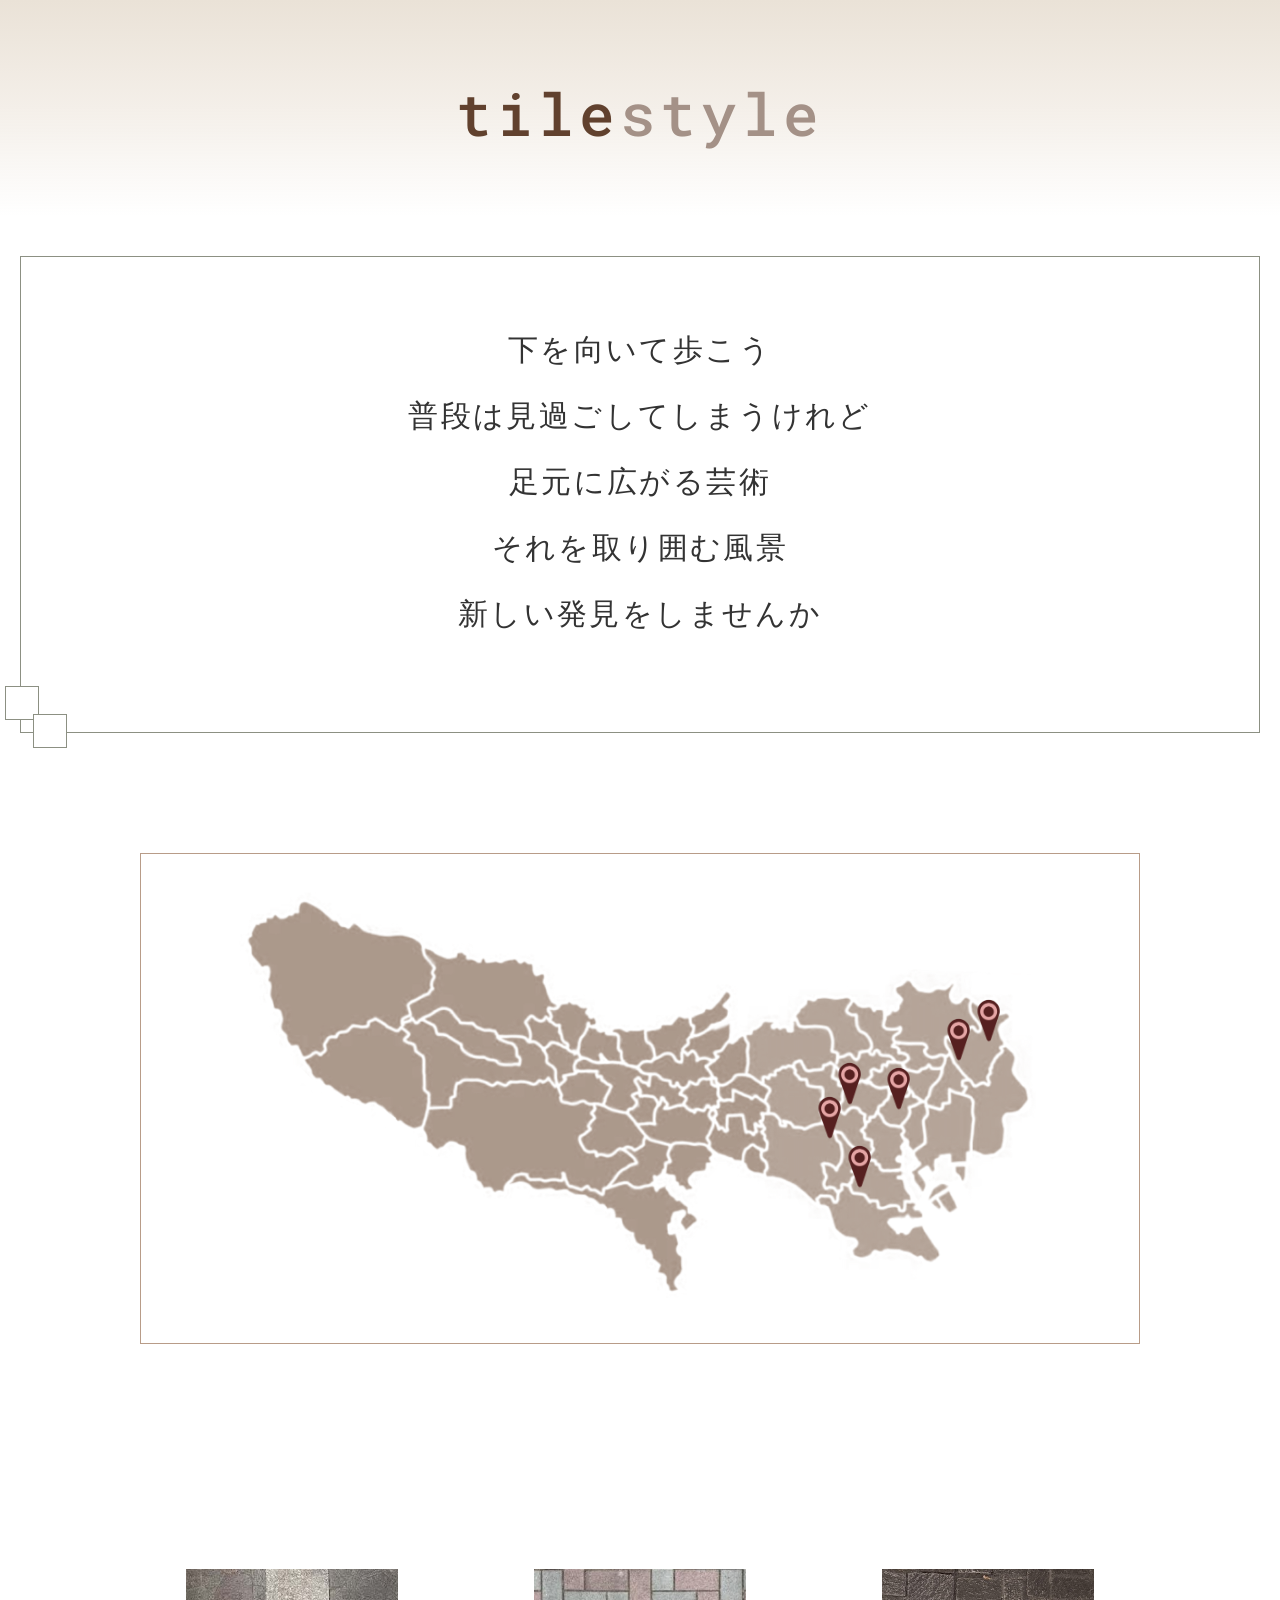
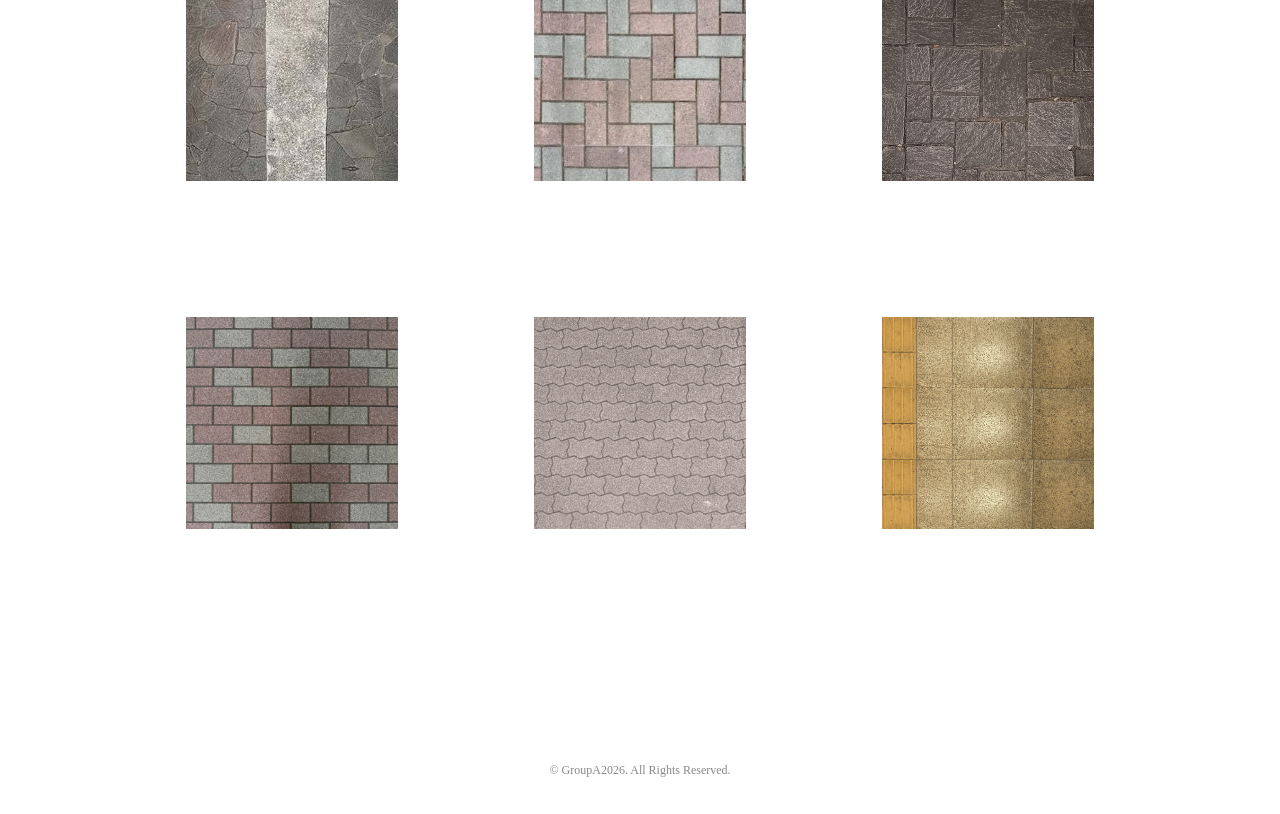
<file: docs/index.html>
<!DOCTYPE html>
<html lang="ja">
<head>
  <meta charset="UTF-8">
  <meta name="viewport" content="width=device-width, initial-scale=1.0">
  <title>tilestyle - Tokyo street style</title>
  <link rel="stylesheet" href="style.css">
  <!-- Google Fonts (Roboto Mono) の読み込み -->
<link rel="preconnect" href="https://fonts.googleapis.com">
<link rel="preconnect" href="https://fonts.gstatic.com" crossorigin>
<link href="https://fonts.googleapis.com/css2?family=Roboto+Mono:wght@400;700&display=swap" rel="stylesheet">
</head>
<body>

  <!-- ===============================
       ヘッダー
  =============================== -->
  <header class="l-header">
    <div class="l-header__inner">
      <h1 class="c-logo"><a href="index.html"><span class="c-logo__tile">tile</span>style</a></h1>
    </div>
  </header>

  <!-- ===============================
       メインコンテンツ
  =============================== -->
  <main class="l-main">
    
    <!-- イントロダクション部分 -->
    <section class="p-intro">
      <div class="p-intro__inner">
        <p class="p-intro__text">下を向いて歩こう<br>普段は見過ごしてしまうけれど<br>足元に広がる芸術<br>それを取り囲む風景<br>新しい発見をしませんか</p>
        <p class="p-intro__highlight"></p>
      </div>
    </section>

    <!-- マップエリア -->
<section class="p-map-area">
  <div class="p-map-area__inner">
    <div class="p-map-area__content">
      <!-- ベースの地図画像 -->
      <img src="images/map.png" alt="東京都のマップ" class="p-map-img">

      <!-- ピン（地図上の位置に合わせて配置） -->
      <a href="detail1.html" class="c-map-pin c-map-pin--1" title="詳細1へ">
        <img src="images/pin.png" alt="ピン1">
      </a>
      <a href="detail2.html" class="c-map-pin c-map-pin--2" title="詳細2へ">
        <img src="images/pin.png" alt="ピン2">
      </a>
      <a href="detail3.html" class="c-map-pin c-map-pin--3" title="詳細3へ">
        <img src="images/pin.png" alt="ピン3">
      </a>
      <a href="detail4.html" class="c-map-pin c-map-pin--4" title="詳細4へ">
        <img src="images/pin.png" alt="ピン4">
      </a>
      <a href="detail5.html" class="c-map-pin c-map-pin--5" title="詳細5へ">
        <img src="images/pin.png" alt="ピン5">
      </a>
      <a href="detail6.html" class="c-map-pin c-map-pin--6" title="詳細6へ">
        <img src="images/pin.png" alt="ピン6">
      </a>
    </div>
  </div>
</section>


    <!-- タイル一覧（ギャラリー） -->
    <section class="p-gallery">
      <div class="p-gallery__inner">
        <ul class="p-gallery__list">
          <!-- 各タイル（詳細ページへのリンク） -->
          <li class="p-gallery__item">
            <a href="detail1.html" class="p-gallery__link">
              <img src="images/detail_1_1/street1.tile.jpg" alt="タイルの写真1" class="p-gallery__img">
            </a>
          </li>
          <li class="p-gallery__item">
            <a href="detail2.html" class="p-gallery__link">
              <img src="images/detail_2_2/street2.tile.jpg" alt="タイルの写真2" class="p-gallery__img">
            </a>
          </li>
          <li class="p-gallery__item">
            <a href="detail3.html" class="p-gallery__link">
              <img src="images/detail_3_1/street3.tile.jpg" alt="タイルの写真3" class="p-gallery__img">
            </a>
          </li>
          <li class="p-gallery__item">
            <a href="detail4.html" class="p-gallery__link">
              <img src="images/detail_4_2/street4.tile.jpg" alt="タイルの写真4" class="p-gallery__img">
            </a>
          </li>
          <li class="p-gallery__item">
            <a href="detail5.html" class="p-gallery__link">
              <img src="images/detail_5_1/street5.tile.png" alt="タイルの写真5" class="p-gallery__img">
            </a>
          </li>
          <li class="p-gallery__item">
            <a href="detail6.html" class="p-gallery__link">
              <img src="images/detail_6_2/street6.tile.png" alt="タイルの写真6" class="p-gallery__img">
            </a>
          </li>
        </ul>
      </div>
    </section>

  </main>

  <!-- ===============================
       フッター
  =============================== -->
  <footer class="l-footer">
    <div class="l-footer__inner">
      <small class="c-copyright">&copy; GroupA2026. All Rights Reserved.</small>
    </div>
  </footer>
<!-- トップに戻るボタン -->
<a href="#" class="c-pagetop" id="js-pagetop" aria-label="ページトップへ戻る">
  ↑
</a>

  <!-- JavaScriptの読み込み -->
  <script src="script.js"></script>
</body>
</html>
</file>
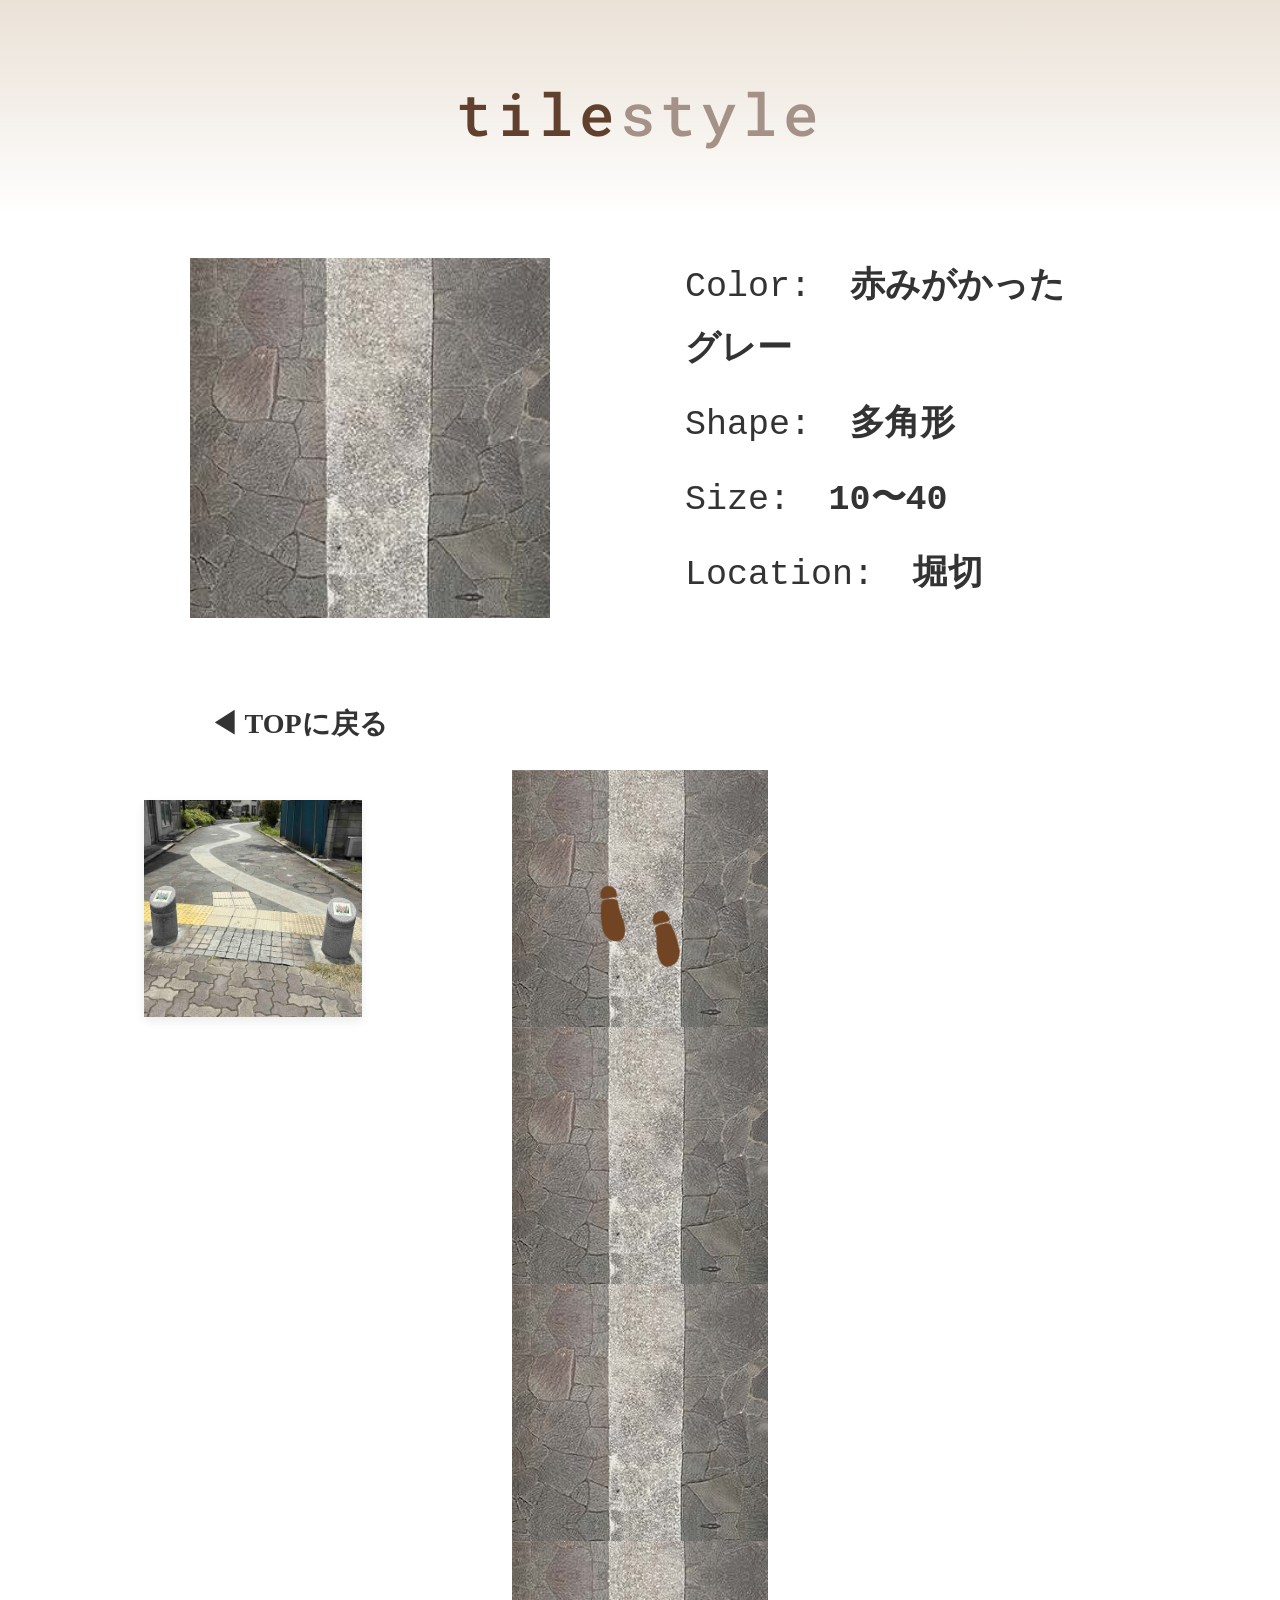
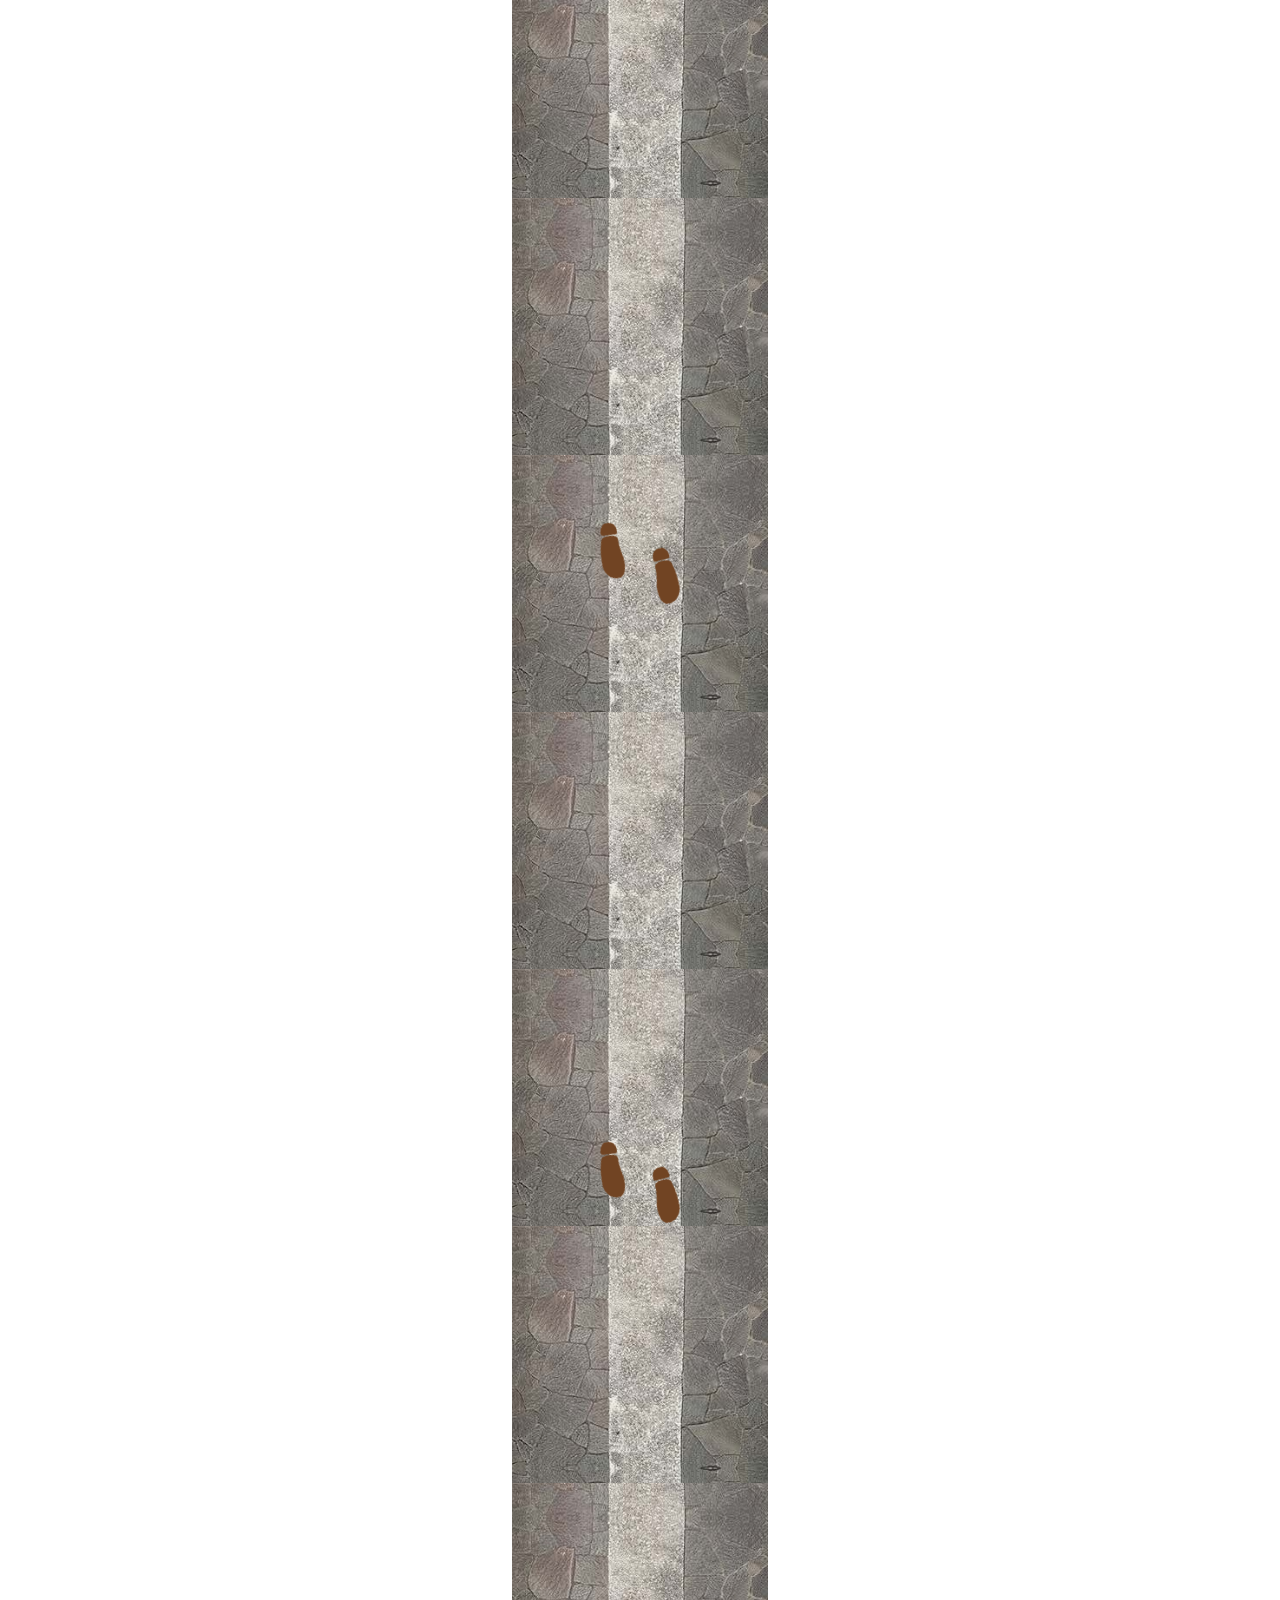
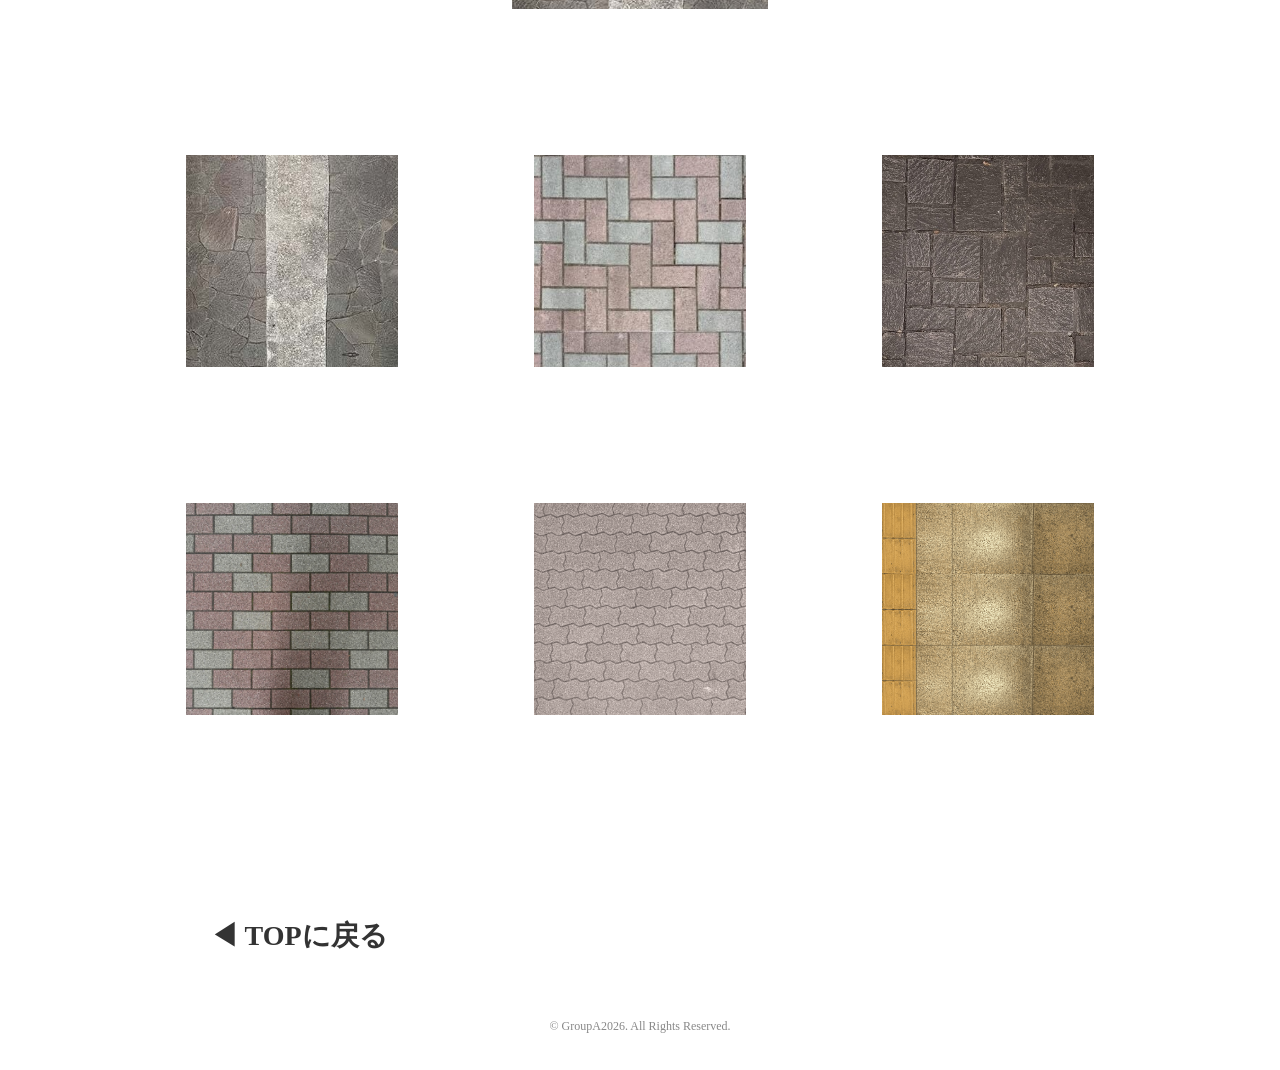
<file: docs/detail1.html>
<!DOCTYPE html>
<html lang="ja">
<head>
  <meta charset="UTF-8">
  <meta name="viewport" content="width=device-width, initial-scale=1.0">
  <title>タイル詳細 - tilestyle</title>
  <link rel="stylesheet" href="style.css">
  <!-- Google Fonts (Roboto Mono) の読み込み -->
<link rel="preconnect" href="https://fonts.googleapis.com">
<link rel="preconnect" href="https://fonts.gstatic.com" crossorigin>
<link href="https://fonts.googleapis.com/css2?family=Roboto+Mono:wght@400;700&display=swap" rel="stylesheet">

</head>
<body>
  <body class="page-detail-1">
  <header class="l-header">
    <div class="l-header__inner">
      <p class="c-logo"><a href="index.html"><span class="c-logo__tile">tile</span>style</a></p>
    </div>
  </header>

  <main class="l-main">
    
    <!-- ===============================
         タイル基本情報エリア
    =============================== -->
    <section class="p-tile-hero">
      <div class="p-tile-hero__inner">
        <!-- メインビジュアル -->
        <div class="p-tile-hero__visual">
          <img src="images/detail_1_1/street1.tile.jpg" alt="メインタイルの写真" class="p-tile-hero__img">
        </div>
        <!-- タイル情報 -->
        <div class="p-tile-hero__info">
          <ul class="p-tile-hero__list">
            <li>Color: <span class="p-tile-hero__value">赤みがかったグレー</span></li>
            <li>Shape: <span class="p-tile-hero__value">多角形</span></li>
            <li>Size: <span class="p-tile-hero__value">10〜40</span></li>
            <li>Location: <span class="p-tile-hero__value">堀切</span></li>
          </ul>
        </div>
      </div>
    </section>

    <!-- 戻るボタン -->
    <div class="p-back-nav">
      <a href="index.html" class="c-btn-back">◀ TOPに戻る</a>
    </div>

    <!-- ===============================
         道と周辺の写真エリア
    =============================== -->
    <section class="p-road-section">
      <div class="p-road-section__inner">
        
        <!-- 中央の道と足跡（CSS/JSで表現しやすいようにコンテナを用意） -->
        <div class="p-road-line">
          <div class="p-road-line__footprints js-footprints">
    <img src="images/footage.png" alt="足跡" class="js-footprints p-footprint-item">
    <img src="images/footage.png" alt="足跡" class="js-footprints p-footprint-item">
    <img src="images/footage.png" alt="足跡" class="js-footprints p-footprint-item">
    <img src="images/footage.png" alt="足跡" class="js-footprints p-footprint-item">
    <img src="images/footage.png" alt="足跡" class="js-footprints p-footprint-item">
    <img src="images/footage.png" alt="足跡" class="js-footprints p-footprint-item">
    <img src="images/footage.png" alt="足跡" class="js-footprints p-footprint-item">
    <img src="images/footage.png" alt="足跡" class="js-footprints p-footprint-item">

            <!-- JSで足跡要素を追加、またはCSSアニメーションで表示させる想定 -->
          </div>
        </div>

        <!-- 道の脇の写真リスト -->
        <ul class="p-road-items">
          <!-- 左側のアイテム -->
          <li class="p-road-item p-road-item--left">
            <!-- data-modal-target属性にポップアップのIDを指定 -->
            <button class="p-road-item__trigger js-modal-open" data-title="ポール" data-text="タイルの道の何箇所かに設置されているポール。ポールには菖蒲の花とその名前が載ったタイルが嵌められている。" data-modal-target="modal-01">
              <img src="images/detail_1_1/photo_1_5.jpeg" alt="周辺のお店" class="p-road-item__img">
            </button>
          </li>
          
          <!-- 右側のアイテム -->
          <li class="p-road-item p-road-item--right">
            <button class="p-road-item__trigger js-modal-open" data-title="涼し" data-text="タイルの左右は緑が生い茂っている。夏には水が流れる場所もあり、とても涼しく過ごせる空間。" data-modal-target="modal-02">
              <img src="images/detail_1_1/photo_1_2.jpeg" alt="周辺のオブジェ" class="p-road-item__img">
            </button>
          </li>

          <!-- 左側のアイテム -->
          <li class="p-road-item p-road-item--left">
            <button class="p-road-item__trigger js-modal-open" data-title="紫陽花" data-text="梅雨の頃になると道沿いに植えられたたくさんの紫陽花が見頃を迎える。" data-modal-target="modal-03">
              <img src="images/detail_1_1/photo_1_4.jpeg" alt="街並み" class="p-road-item__img">
            </button>
          </li>

          <!-- 右側のアイテム -->
          <li class="p-road-item p-road-item--right">
            <button class="p-road-item__trigger js-modal-open" data-title="木" data-text="大きな木が目印となっている広場。ちょっとした集合場所や休憩に最適。" data-modal-target="modal-04">
              <img src="images/detail_1_1/photo_1_6.jpeg" alt="周辺のお店" class="p-road-item__img">
            </button>
          </li>

          <!-- 左側のアイテム -->
          <li class="p-road-item p-road-item--left">
            <button class="p-road-item__trigger js-modal-open" data-title="菖蒲園" data-text="五月から六月ごろに菖蒲の花が見頃を迎える堀切菖蒲園。様々な品種の菖蒲は圧巻の美しさ。" data-modal-target="modal-03">
              <img src="images/detail_1_1/photo_1_1.jpeg" alt="街並み" class="p-road-item__img">
            </button>
          </li>

          <!-- 右側のアイテム -->
          <li class="p-road-item p-road-item--right">
            <button class="p-road-item__trigger js-modal-open" data-title="神路の誉" data-text="おすすめの品種の神路の誉。深い紫が凛とした上品さを漂わせている美しい品種" data-modal-target="modal-04">
              <img src="images/detail_1_1/photo_1_3.jpeg" alt="周辺のお店" class="p-road-item__img">
            </button>
          </li>
        </ul>
      </div>
    </section>

  </main>

  <section class="p-gallery">
    <div class="p-gallery__inner">
      <ul class="p-gallery__list">
        <li class="p-gallery__item">
          <a href="detail1.html" class="p-gallery__link">
            <img src="images/detail_1_1/street1.tile.jpg" alt="タイルの写真1" class="p-gallery__img">
          </a>
        </li>
        <li class="p-gallery__item">
          <a href="detail2.html" class="p-gallery__link">
            <img src="images/detail_2_2/street2.tile.jpg" alt="タイルの写真2" class="p-gallery__img">
          </a>
        </li>
        <li class="p-gallery__item">
          <a href="detail3.html" class="p-gallery__link">
            <img src="images/detail_3_1/street3.tile.jpg" alt="タイルの写真3" class="p-gallery__img">
          </a>
        </li>
        <li class="p-gallery__item">
          <a href="detail4.html" class="p-gallery__link">
            <img src="images/detail_4_2/street4.tile.jpg" alt="タイルの写真4" class="p-gallery__img">
          </a>
        </li>
        <li class="p-gallery__item">
          <a href="detail5.html" class="p-gallery__link">
            <img src="images/detail_5_1/street5.tile.png" alt="タイルの写真5" class="p-gallery__img">
          </a>
        </li>
        <li class="p-gallery__item">
          <a href="detail6.html" class="p-gallery__link">
            <img src="images/detail_6_2/street6.tile.png" alt="タイルの写真6" class="p-gallery__img">
          </a>
        </li>
      </ul>
    </div>
  </section>

  <div class="p-back-nav p-back-nav--bottom">
    <a href="index.html" class="c-btn-back">◀ TOPに戻る</a>
  </div>

  <footer class="l-footer">
    <div class="l-footer__inner">
      <small class="c-copyright">&copy; GroupA2026. All Rights Reserved.</small>
    </div>
  </footer>

  <!-- ===============================
       ポップアップ（モーダル）群
       ※通常は画面に非表示にしておき、クリックで表示させます
  =============================== -->
  <!-- モーダル 01 -->
  <div class="c-modal" id="modal-01">
    <div class="c-modal__overlay js-modal-close"></div> <!-- 背景の黒半透明 -->
    <div class="c-modal__content">
      <h3 class="c-modal__title">ポール</h3>
      <div class="c-modal__body">
        <img src="images/detail_1_1/photo_1_5.jpeg" alt="ポール" class="c-modal__img">
        <p class="c-modal__text">タイルの道の何箇所かに設置されているポール。<br>ポールには菖蒲の花とその名前が載ったタイルが嵌められている。</p>
      </div>
      <button class="c-modal__close-btn js-modal-close">×</button>
    </div>
  </div>

  <!-- 必要に応じて modal-02, modal-03... と増やします -->
   
<!-- トップに戻るボタン -->
<a href="#" class="c-pagetop" id="js-pagetop" aria-label="ページトップへ戻る">
  ↑
</a>
<script src="script.js"></script>
</body>
</html>
</file>
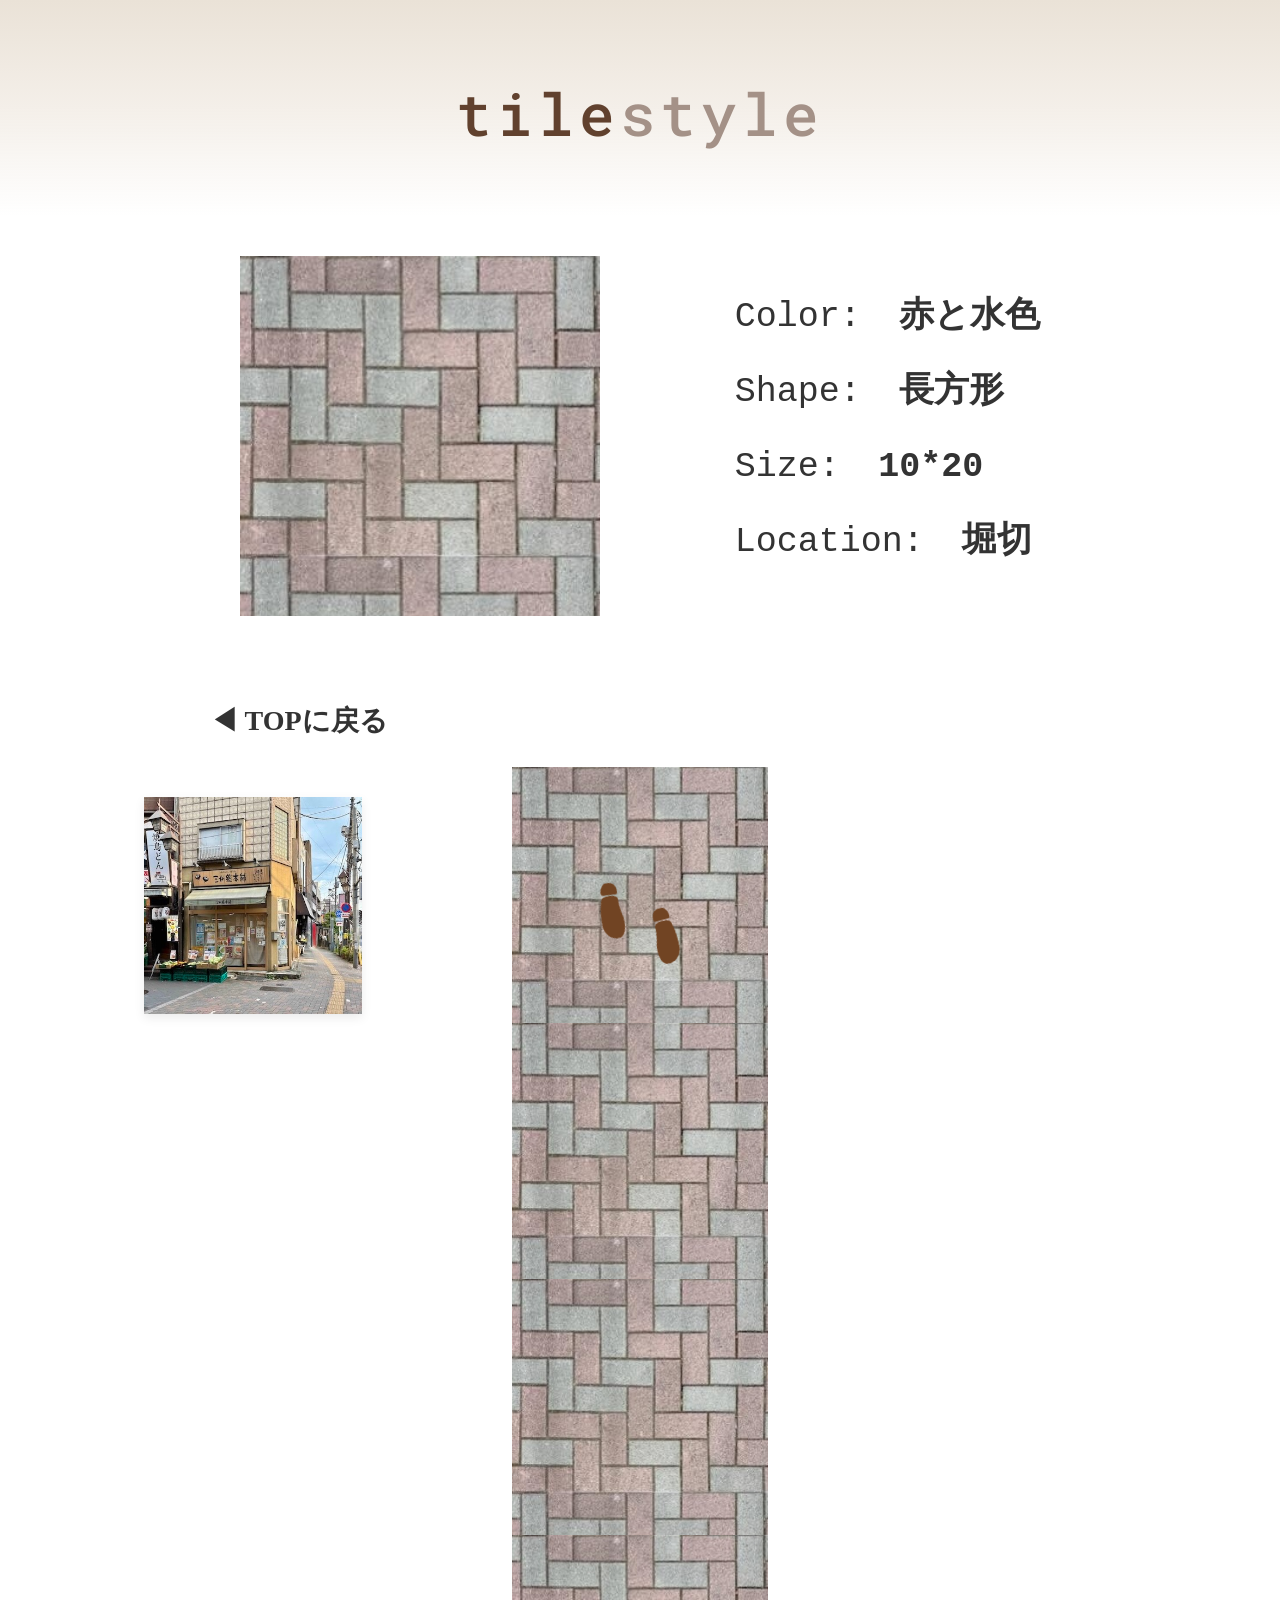
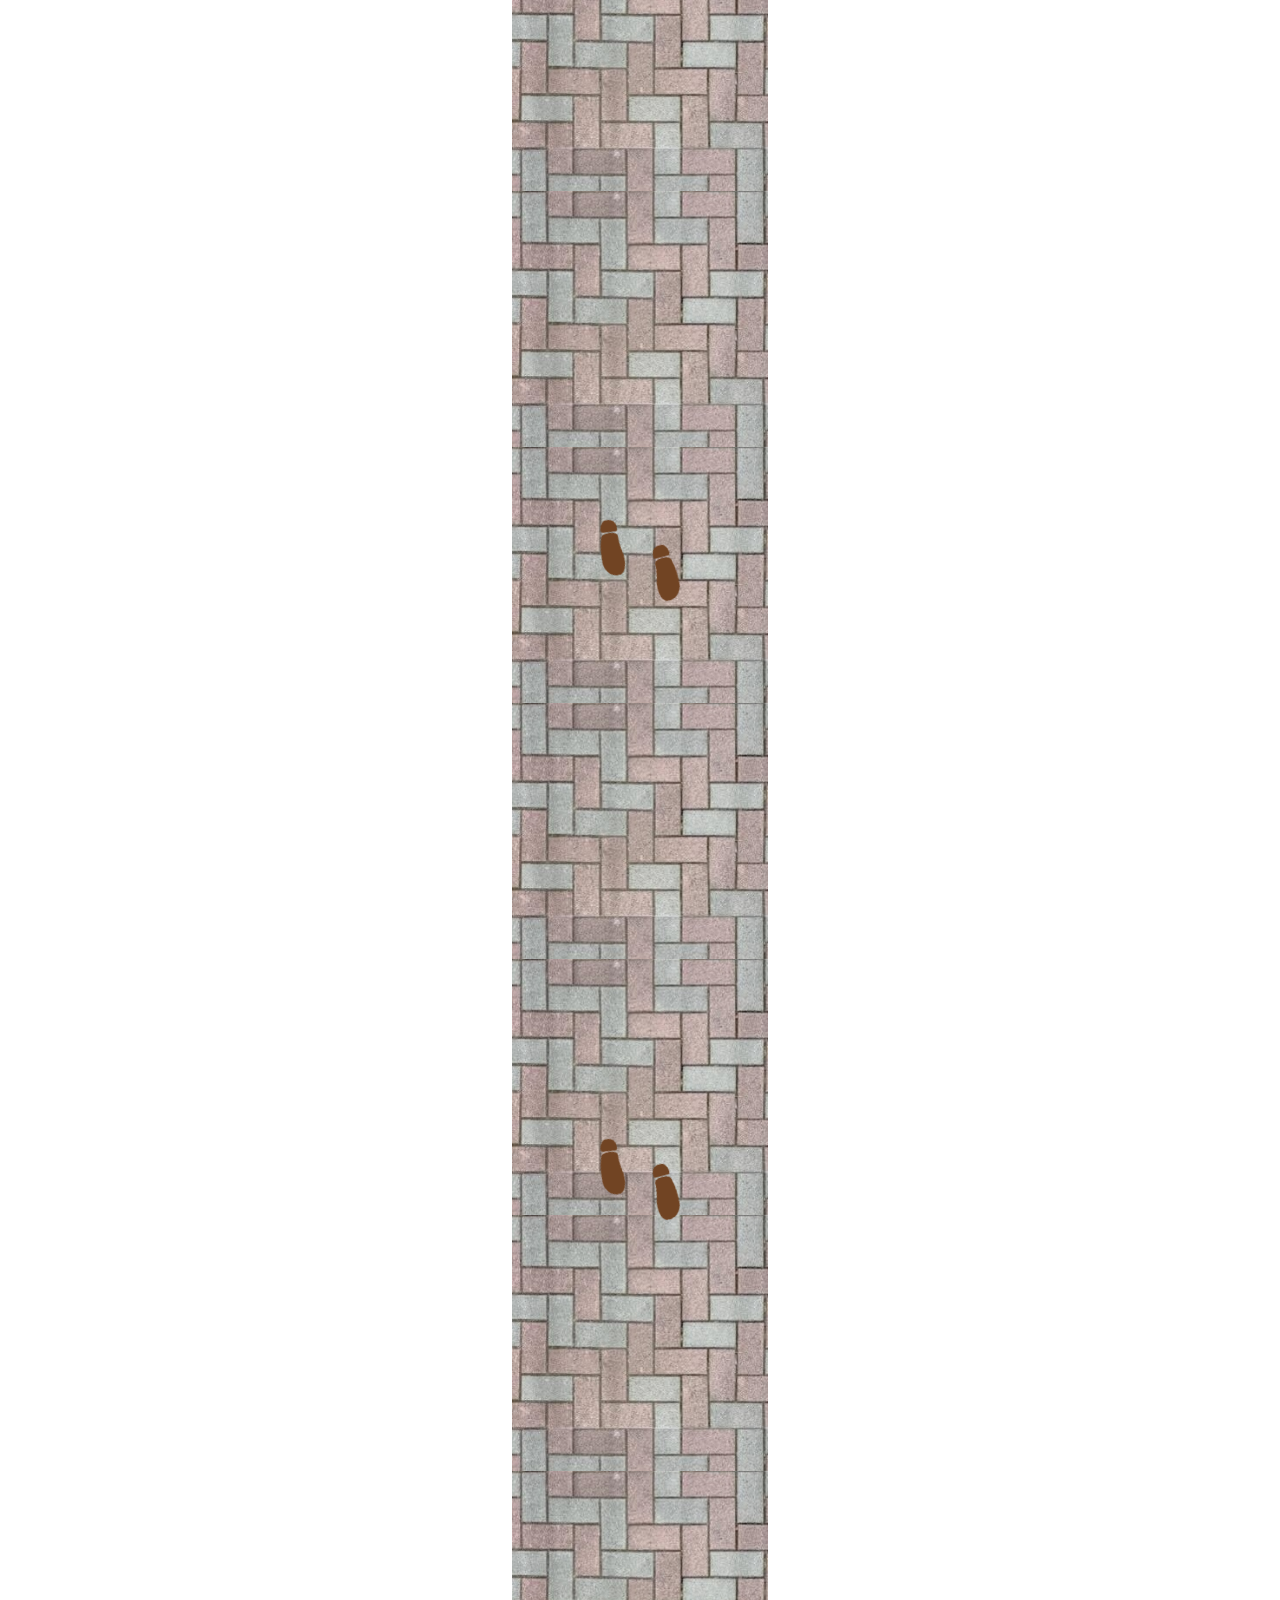
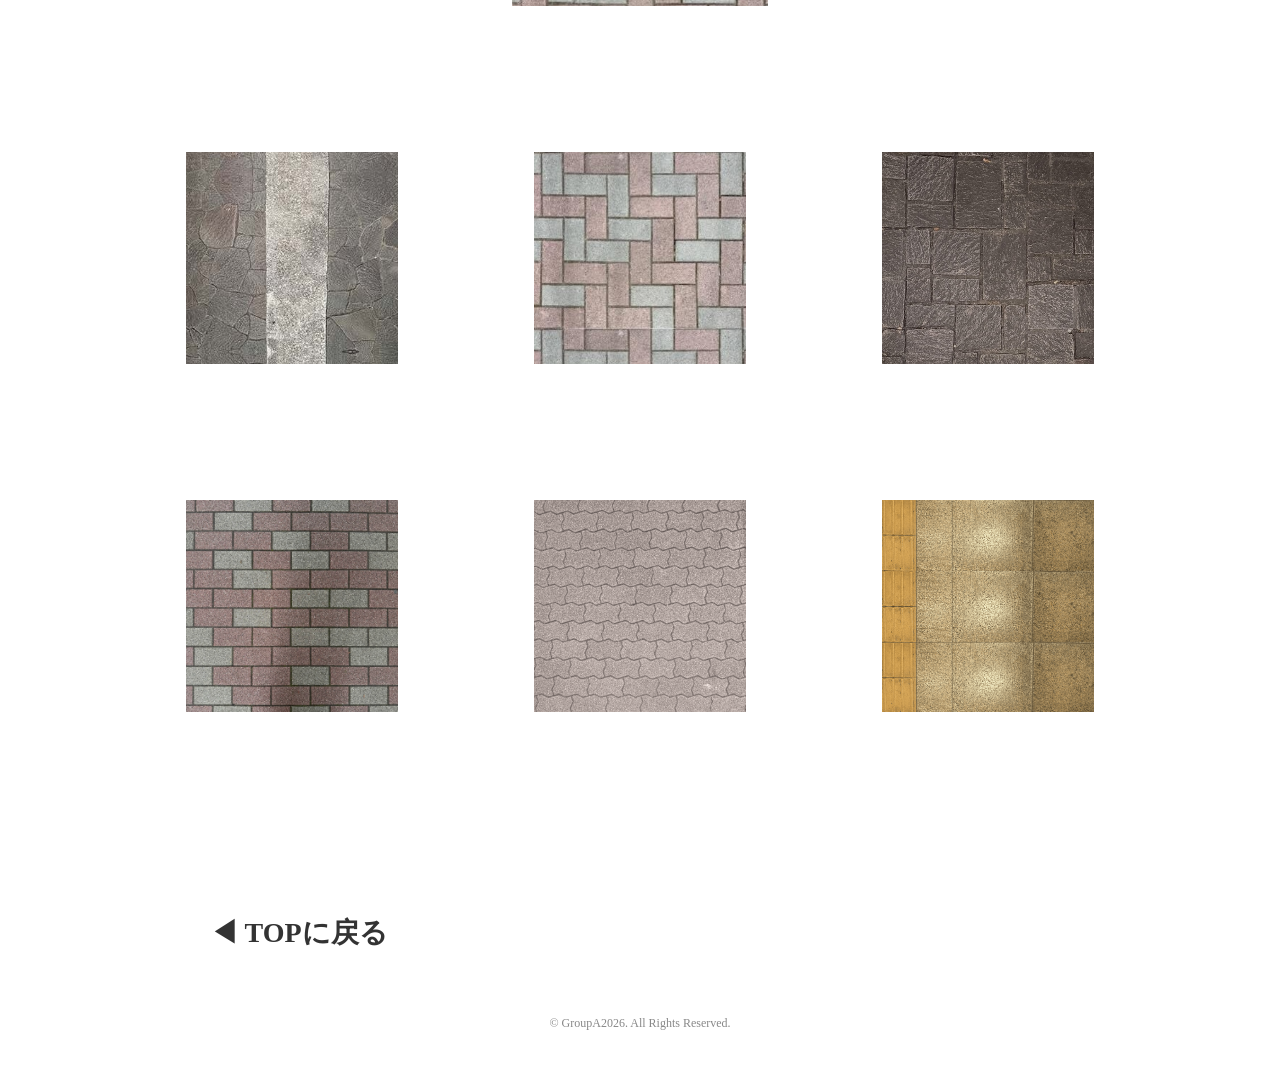
<file: docs/detail2.html>
<!DOCTYPE html>
<html lang="ja">
<head>
  <meta charset="UTF-8">
  <meta name="viewport" content="width=device-width, initial-scale=1.0">
  <title>タイル詳細 - tilestyle</title>
  <link rel="stylesheet" href="style.css">
  <!-- Google Fonts (Roboto Mono) の読み込み -->
<link rel="preconnect" href="https://fonts.googleapis.com">
<link rel="preconnect" href="https://fonts.gstatic.com" crossorigin>
<link href="https://fonts.googleapis.com/css2?family=Roboto+Mono:wght@400;700&display=swap" rel="stylesheet">

</head>
<body>
    <body class="page-detail-2">
  <header class="l-header">
    <div class="l-header__inner">
      <p class="c-logo"><a href="index.html"><span class="c-logo__tile">tile</span>style</a></p>
    </div>
  </header>

  <main class="l-main">
    
    <!-- ===============================
         タイル基本情報エリア
    =============================== -->
    <section class="p-tile-hero">
      <div class="p-tile-hero__inner">
        <!-- メインビジュアル -->
        <div class="p-tile-hero__visual">
          <img src="images/detail_2_2/street2.tile.jpg" alt="メインタイルの写真" class="p-tile-hero__img">
        </div>
        <!-- タイル情報 -->
        <div class="p-tile-hero__info">
          <ul class="p-tile-hero__list">
            <li>Color: <span class="p-tile-hero__value">赤と水色</span></li>
            <li>Shape: <span class="p-tile-hero__value">長方形</span></li>
            <li>Size: <span class="p-tile-hero__value">10*20</span></li>
            <li>Location: <span class="p-tile-hero__value">堀切</span></li>
          </ul>
        </div>
      </div>
    </section>

    <!-- 戻るボタン -->
    <div class="p-back-nav">
      <a href="index.html" class="c-btn-back">◀ TOPに戻る</a>
    </div>

    <!-- ===============================
         道と周辺の写真エリア
    =============================== -->
    <section class="p-road-section">
      <div class="p-road-section__inner">
        
        <!-- 中央の道と足跡（CSS/JSで表現しやすいようにコンテナを用意） -->
        <div class="p-road-line">
          <div class="p-road-line__footprints js-footprints">
    <img src="images/footage.png" alt="足跡" class="js-footprints p-footprint-item">
    <img src="images/footage.png" alt="足跡" class="js-footprints p-footprint-item">
    <img src="images/footage.png" alt="足跡" class="js-footprints p-footprint-item">
    <img src="images/footage.png" alt="足跡" class="js-footprints p-footprint-item">
    <img src="images/footage.png" alt="足跡" class="js-footprints p-footprint-item">
    <img src="images/footage.png" alt="足跡" class="js-footprints p-footprint-item">
    <img src="images/footage.png" alt="足跡" class="js-footprints p-footprint-item">
    <img src="images/footage.png" alt="足跡" class="js-footprints p-footprint-item">

            <!-- JSで足跡要素を追加、またはCSSアニメーションで表示させる想定 -->
          </div>
        </div>

        <!-- 道の脇の写真リスト -->
        <ul class="p-road-items">
          <!-- 左側のアイテム -->
          <li class="p-road-item p-road-item--left">
            <!-- data-modal-target属性にポップアップのIDを指定 -->
            <button class="p-road-item__trigger js-modal-open" data-title="三州総本舗" data-text="三州総本舗の堀切菖蒲園店。様々な種類の味のパスタスナックや煎餅が楽しめる。" data-modal-target="modal-01">
              <img src="images/detail_2_2/photo_2_4.jpeg" alt="周辺のお店" class="p-road-item__img">
            </button>
          </li>
          
          <!-- 右側のアイテム -->
          <li class="p-road-item p-road-item--right">
            <button class="p-road-item__trigger js-modal-open" data-title="ガチャ" data-text="小さなガチャガチャの世界。2階もあり、狭い空間に所狭しと並んだガチャが楽しめる。" data-modal-target="modal-02">
              <img src="images/detail_2_2/photo_2_1.jpeg" alt="周辺のオブジェ" class="p-road-item__img">
            </button>
          </li>

          <!-- 左側のアイテム -->
          <li class="p-road-item p-road-item--left">
            <button class="p-road-item__trigger js-modal-open" data-title="ベトナム（フォー）" data-text="お店前は緑で囲われて、楽しげな雰囲気が漂ってくるベトナム料理のお店。" data-modal-target="modal-03">
              <img src="images/detail_2_2/photo_2_3.jpeg" alt="街並み" class="p-road-item__img">
            </button>
          </li>

          <!-- 右側のアイテム -->
          <li class="p-road-item p-road-item--right">
            <button class="p-road-item__trigger js-modal-open" data-title="青木書店" data-text="昭和28年創業の歴史ある古本屋。屋根の上のフクロウが可愛く、オシャレな雰囲気のお店。" data-modal-target="modal-04">
              <img src="images/detail_2_2/photo_2_2.jpeg" alt="周辺のお店" class="p-road-item__img">
            </button>
          </li>

          <!-- 左側のアイテム -->
          <li class="p-road-item p-road-item--left">
            <button class="p-road-item__trigger js-modal-open" data-title="下町惣菜やさん　さいとう" data-text="地元の人が帰り道に寄っていくお惣菜のお店。店前に並べられた様々な惣菜は目移りしちゃう。" data-modal-target="modal-03">
              <img src="images/detail_2_2/photo_2_6.jpeg" alt="街並み" class="p-road-item__img">
            </button>
          </li>

          <!-- 右側のアイテム -->
          <li class="p-road-item p-road-item--right">
            <button class="p-road-item__trigger js-modal-open" data-title="堀切せんべい" data-text="生地から手作りをしている、一枚一枚手焼きで焼き上げられたせんべいが美味しいお店。" data-modal-target="modal-04">
              <img src="images/detail_2_2/photo_2_5.jpeg" alt="周辺のお店" class="p-road-item__img">
            </button>
          </li>
        </ul>
      </div>
    </section>

  </main>

  <section class="p-gallery">
    <div class="p-gallery__inner">
      <ul class="p-gallery__list">
        <li class="p-gallery__item">
          <a href="detail1.html" class="p-gallery__link">
            <img src="images/detail_1_1/street1.tile.jpg" alt="タイルの写真1" class="p-gallery__img">
          </a>
        </li>
        <li class="p-gallery__item">
          <a href="detail2.html" class="p-gallery__link">
            <img src="images/detail_2_2/street2.tile.jpg" alt="タイルの写真2" class="p-gallery__img">
          </a>
        </li>
        <li class="p-gallery__item">
          <a href="detail3.html" class="p-gallery__link">
            <img src="images/detail_3_1/street3.tile.jpg" alt="タイルの写真3" class="p-gallery__img">
          </a>
        </li>
        <li class="p-gallery__item">
          <a href="detail4.html" class="p-gallery__link">
            <img src="images/detail_4_2/street4.tile.jpg" alt="タイルの写真4" class="p-gallery__img">
          </a>
        </li>
        <li class="p-gallery__item">
          <a href="detail5.html" class="p-gallery__link">
            <img src="images/detail_5_1/street5.tile.png" alt="タイルの写真5" class="p-gallery__img">
          </a>
        </li>
        <li class="p-gallery__item">
          <a href="detail6.html" class="p-gallery__link">
            <img src="images/detail_6_2/street6.tile.png" alt="タイルの写真6" class="p-gallery__img">
          </a>
        </li>
      </ul>
    </div>
  </section>

  <div class="p-back-nav p-back-nav--bottom">
    <a href="index.html" class="c-btn-back">◀ TOPに戻る</a>
  </div>

  <footer class="l-footer">
    <div class="l-footer__inner">
      <small class="c-copyright">&copy; GroupA2026. All Rights Reserved.</small>
    </div>
  </footer>

  <!-- ===============================
       ポップアップ（モーダル）群
       ※通常は画面に非表示にしておき、クリックで表示させます
  =============================== -->
  <!-- モーダル 01 -->
  <div class="c-modal" id="modal-01">
    <div class="c-modal__overlay js-modal-close"></div> <!-- 背景の黒半透明 -->
    <div class="c-modal__content">
      <h3 class="c-modal__title">ポール</h3>
      <div class="c-modal__body">
        <img src="images/detail_1_1/photo_1_5.jpeg" alt="ポール" class="c-modal__img">
        <p class="c-modal__text">タイルの道の何箇所かに設置されているポール。<br>ポールには菖蒲の花とその名前が載ったタイルが嵌められている。</p>
      </div>
      <button class="c-modal__close-btn js-modal-close">×</button>
    </div>
  </div>

  <!-- 必要に応じて modal-02, modal-03... と増やします -->
   
<!-- トップに戻るボタン -->
<a href="#" class="c-pagetop" id="js-pagetop" aria-label="ページトップへ戻る">
  ↑
</a>
<script src="script.js"></script>
</body>
</html>
</file>
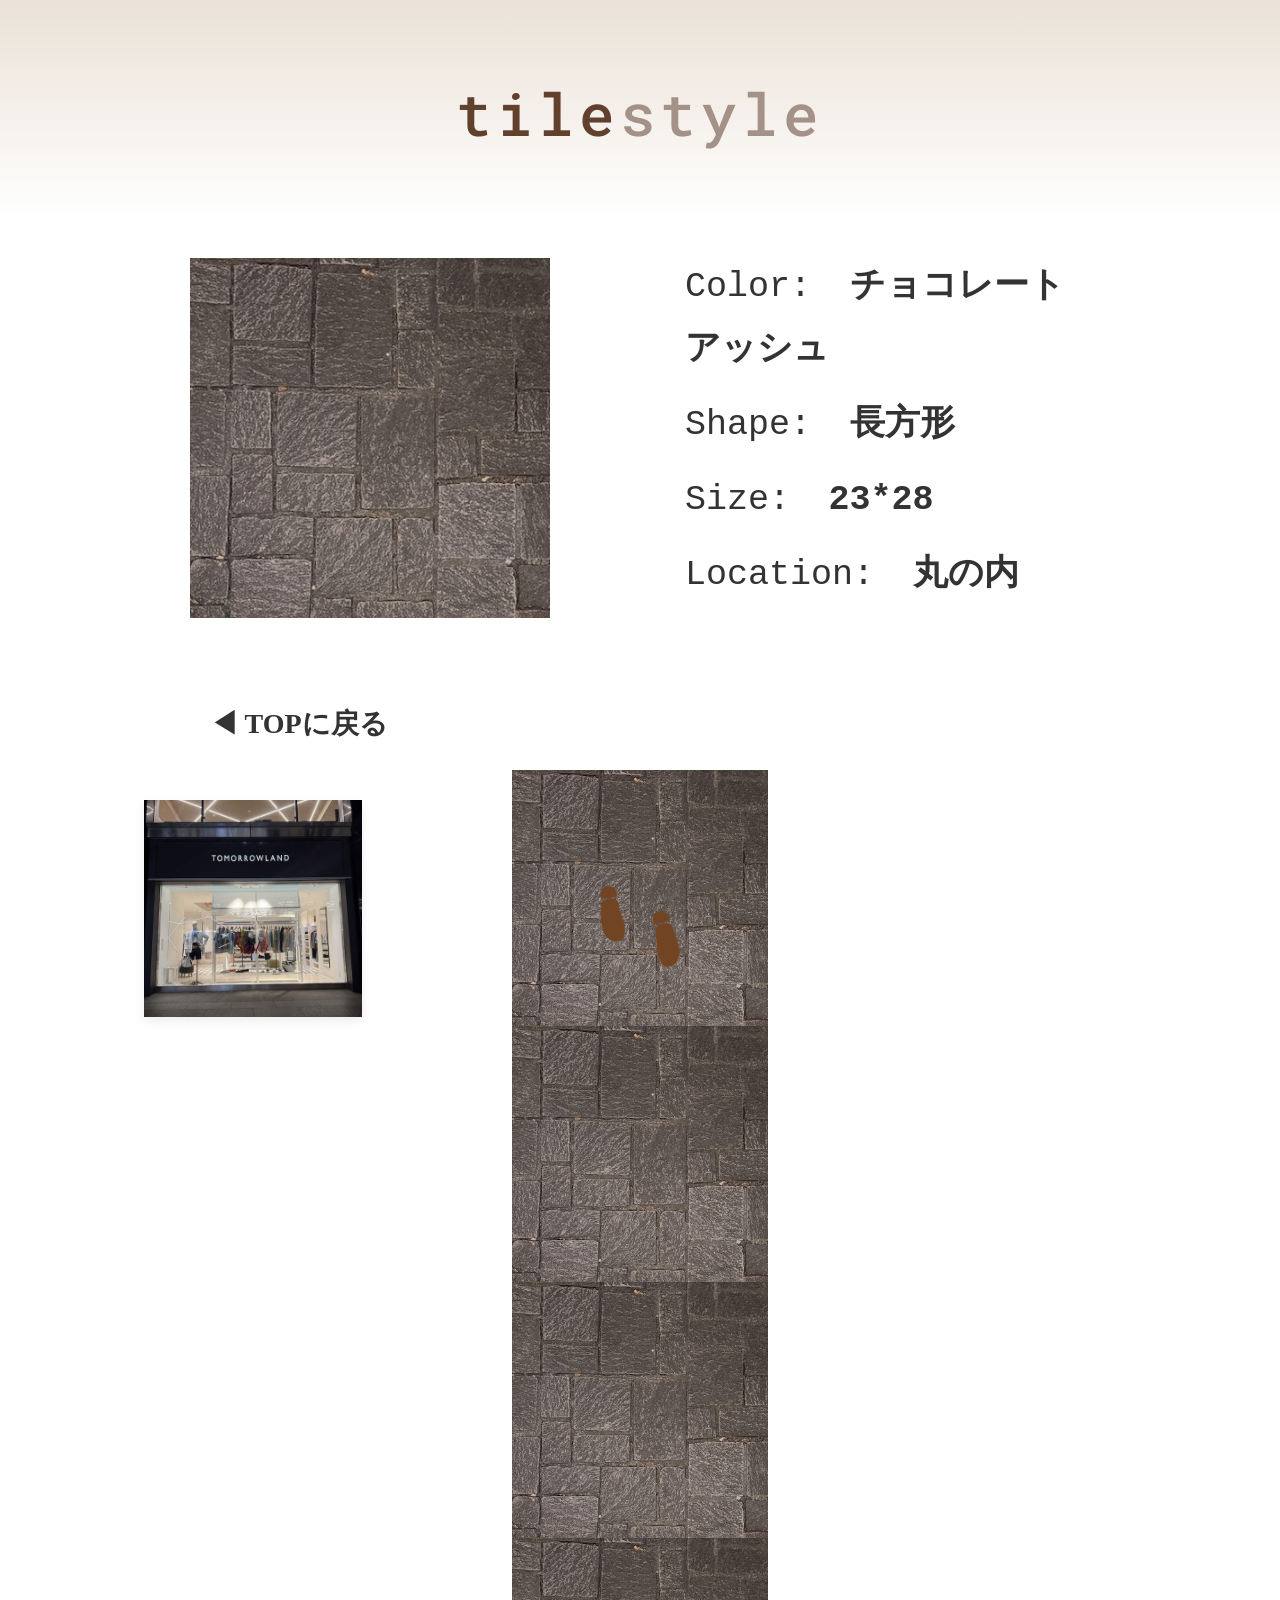
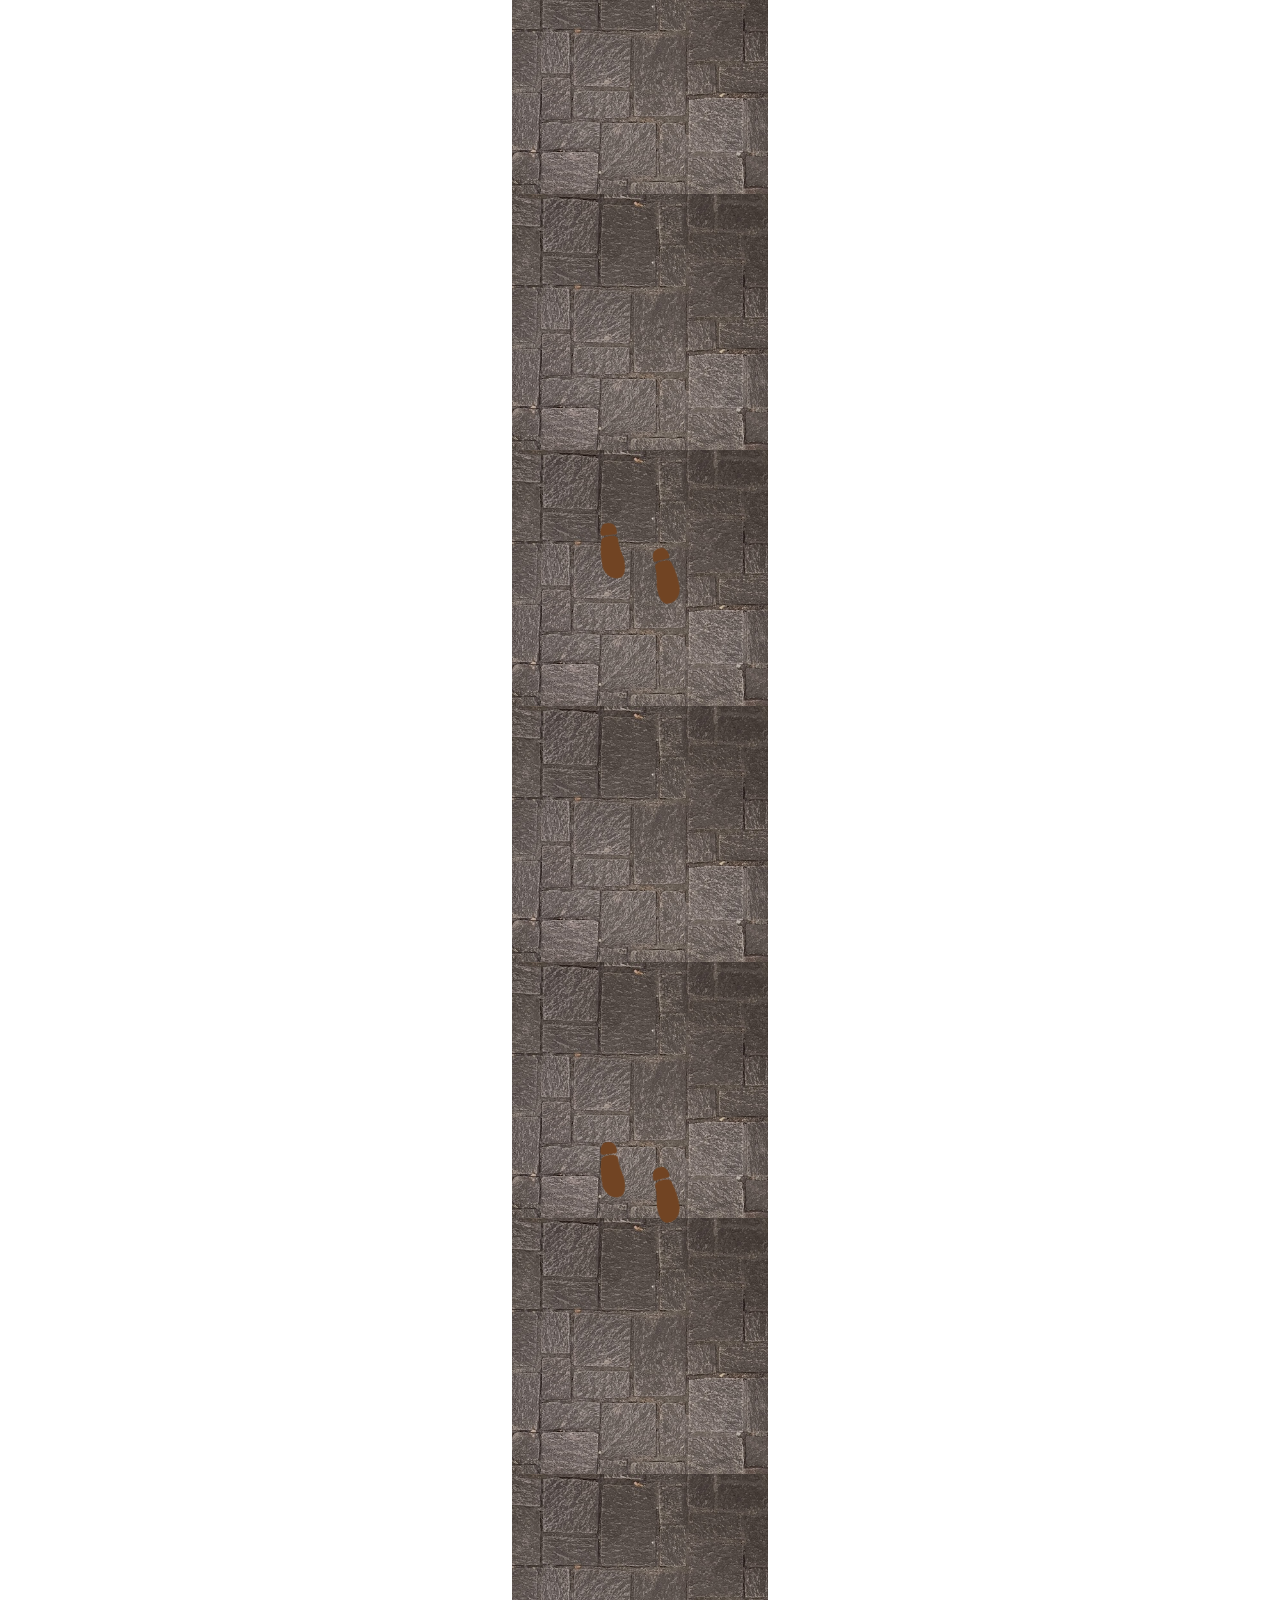
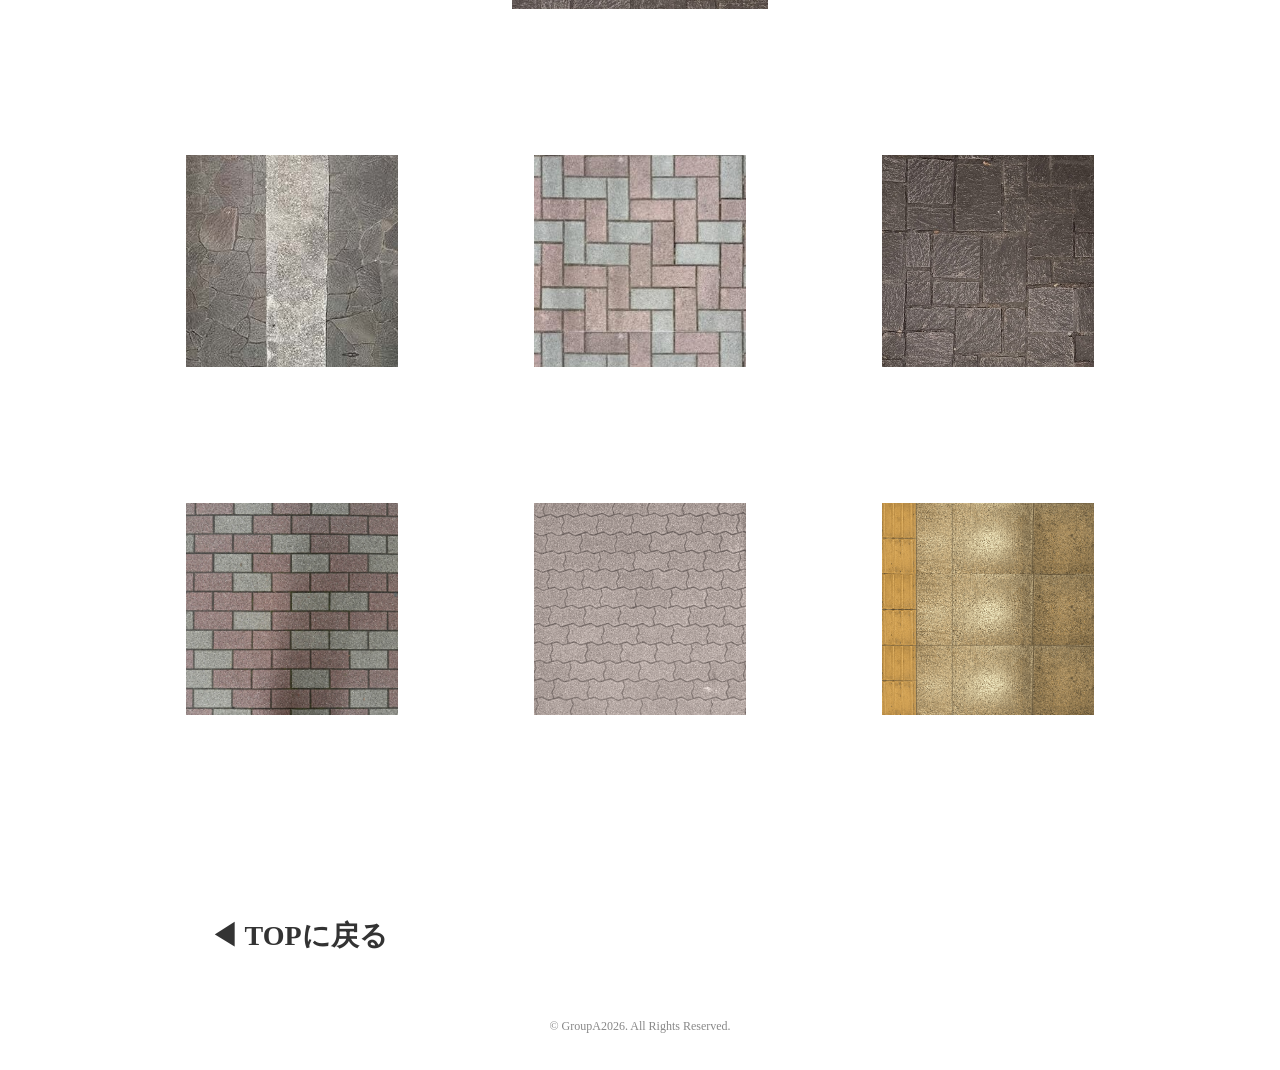
<file: docs/detail3.html>
<!DOCTYPE html>
<html lang="ja">
<head>
  <meta charset="UTF-8">
  <meta name="viewport" content="width=device-width, initial-scale=1.0">
  <title>タイル詳細 - tilestyle</title>
  <link rel="stylesheet" href="style.css">
  <!-- Google Fonts (Roboto Mono) の読み込み -->
<link rel="preconnect" href="https://fonts.googleapis.com">
<link rel="preconnect" href="https://fonts.gstatic.com" crossorigin>
<link href="https://fonts.googleapis.com/css2?family=Roboto+Mono:wght@400;700&display=swap" rel="stylesheet">

</head>
<body>
  <body class="page-detail-3">

  <header class="l-header">
    <div class="l-header__inner">
      <p class="c-logo"><a href="index.html"><span class="c-logo__tile">tile</span>style</a></p>
    </div>
  </header>

  <main class="l-main">
    
    <!-- ===============================
         タイル基本情報エリア
    =============================== -->
    <section class="p-tile-hero">
      <div class="p-tile-hero__inner">
        <!-- メインビジュアル -->
        <div class="p-tile-hero__visual">
          <img src="images/detail_3_1/street3.tile.jpg" alt="メインタイルの写真" class="p-tile-hero__img">
        </div>
        <!-- タイル情報 -->
        <div class="p-tile-hero__info">
          <ul class="p-tile-hero__list">
            <li>Color: <span class="p-tile-hero__value">チョコレートアッシュ</span></li>
            <li>Shape: <span class="p-tile-hero__value">長方形</span></li>
            <li>Size: <span class="p-tile-hero__value">23*28</span></li>
            <li>Location: <span class="p-tile-hero__value">丸の内</span></li>
          </ul>
        </div>
      </div>
    </section>

    <!-- 戻るボタン -->
    <div class="p-back-nav">
      <a href="index.html" class="c-btn-back">◀ TOPに戻る</a>
    </div>

    <!-- ===============================
         道と周辺の写真エリア
    =============================== -->
    <section class="p-road-section">
      <div class="p-road-section__inner">
        
        <!-- 中央の道と足跡（CSS/JSで表現しやすいようにコンテナを用意） -->
        <div class="p-road-line">
          <div class="p-road-line__footprints js-footprints">
    <img src="images/footage.png" alt="足跡" class="js-footprints p-footprint-item">
    <img src="images/footage.png" alt="足跡" class="js-footprints p-footprint-item">
    <img src="images/footage.png" alt="足跡" class="js-footprints p-footprint-item">
    <img src="images/footage.png" alt="足跡" class="js-footprints p-footprint-item">
    <img src="images/footage.png" alt="足跡" class="js-footprints p-footprint-item">
    <img src="images/footage.png" alt="足跡" class="js-footprints p-footprint-item">
    <img src="images/footage.png" alt="足跡" class="js-footprints p-footprint-item">
    <img src="images/footage.png" alt="足跡" class="js-footprints p-footprint-item">

            <!-- JSで足跡要素を追加、またはCSSアニメーションで表示させる想定 -->
          </div>
        </div>

        <!-- 道の脇の写真リスト -->
        <ul class="p-road-items">
          <!-- 左側のアイテム -->
          <li class="p-road-item p-road-item--left">
            <!-- data-modal-target属性にポップアップのIDを指定 -->
            <button class="p-road-item__trigger js-modal-open" data-title="tomorrowland" data-text="ファッションブティック。シンプルだが色使いやデザインが洗練されていて、一着持っていると便利。" data-modal-target="modal-01">
              <img src="images/detail_3_1/photo_3_1.jpg" alt="周辺のお店" class="p-road-item__img">
            </button>
          </li>
          
          <!-- 右側のアイテム -->
          <li class="p-road-item p-road-item--right">
            <button class="p-road-item__trigger js-modal-open" data-title="LE LABO" data-text="最近流行っている香水専門店。爽やかな香りが多く、好み問わず使えるものが多い。" data-modal-target="modal-02">
              <img src="images/detail_3_1/photo_3_2.jpg" alt="周辺のオブジェ" class="p-road-item__img">
            </button>
          </li>

          <!-- 左側のアイテム -->
          <li class="p-road-item p-road-item--left">
            <button class="p-road-item__trigger js-modal-open" data-title="burry" data-text="フランスの香水専門店。パッケージが本当に魅力的で5感を刺激される。先日誕生日プレゼントで頂いた。" data-modal-target="modal-03">
              <img src="images/detail_3_1/photo_3_3.jpg" alt="街並み" class="p-road-item__img">
            </button>
          </li>

          <!-- 右側のアイテム -->
          <li class="p-road-item p-road-item--right">
            <button class="p-road-item__trigger js-modal-open" data-title="ECHIRE" data-text="フランスの発酵バター専門店。バターを贅沢に使った絶品のお菓子やスイーツを一度食べてみては。" data-modal-target="modal-04">
              <img src="images/detail_3_1/photo_3_4.jpg" alt="周辺のお店" class="p-road-item__img">
            </button>
          </li>

          <!-- 左側のアイテム -->
          <li class="p-road-item p-road-item--left">
            <button class="p-road-item__trigger js-modal-open" data-title="広場" data-text="大都会の中に佇む自然豊かな広場。手入れの届いた緑に囲まれながら一息つくのは至高の時間。" data-modal-target="modal-03">
              <img src="images/detail_3_1/photo_3_5.jpg" alt="街並み" class="p-road-item__img">
            </button>
          </li>

          <!-- 右側のアイテム -->
          <li class="p-road-item p-road-item--right">
            <button class="p-road-item__trigger js-modal-open" data-title="三菱一号館美術館" data-text="広場の隣に位置する美術館。外観も美しいが、中にはカフェも常設されている。" data-modal-target="modal-04">
              <img src="images/detail_3_1/photo_3_6.jpg" alt="周辺のお店" class="p-road-item__img">
            </button>
          </li>
        </ul>
      </div>
    </section>

  </main>

  <section class="p-gallery">
    <div class="p-gallery__inner">
      <ul class="p-gallery__list">
        <li class="p-gallery__item">
          <a href="detail1.html" class="p-gallery__link">
            <img src="images/detail_1_1/street1.tile.jpg" alt="タイルの写真1" class="p-gallery__img">
          </a>
        </li>
        <li class="p-gallery__item">
          <a href="detail2.html" class="p-gallery__link">
            <img src="images/detail_2_2/street2.tile.jpg" alt="タイルの写真2" class="p-gallery__img">
          </a>
        </li>
        <li class="p-gallery__item">
          <a href="detail3.html" class="p-gallery__link">
            <img src="images/detail_3_1/street3.tile.jpg" alt="タイルの写真3" class="p-gallery__img">
          </a>
        </li>
        <li class="p-gallery__item">
          <a href="detail4.html" class="p-gallery__link">
            <img src="images/detail_4_2/street4.tile.jpg" alt="タイルの写真4" class="p-gallery__img">
          </a>
        </li>
        <li class="p-gallery__item">
          <a href="detail5.html" class="p-gallery__link">
            <img src="images/detail_5_1/street5.tile.png" alt="タイルの写真5" class="p-gallery__img">
          </a>
        </li>
        <li class="p-gallery__item">
          <a href="detail6.html" class="p-gallery__link">
            <img src="images/detail_6_2/street6.tile.png" alt="タイルの写真6" class="p-gallery__img">
          </a>
        </li>
      </ul>
    </div>
  </section>

  <div class="p-back-nav p-back-nav--bottom">
    <a href="index.html" class="c-btn-back">◀ TOPに戻る</a>
  </div>

  <footer class="l-footer">
    <div class="l-footer__inner">
      <small class="c-copyright">&copy; GroupA2026. All Rights Reserved.</small>
    </div>
  </footer>

  <!-- ===============================
       ポップアップ（モーダル）群
       ※通常は画面に非表示にしておき、クリックで表示させます
  =============================== -->
  <!-- モーダル 01 -->
  <div class="c-modal" id="modal-01">
    <div class="c-modal__overlay js-modal-close"></div> <!-- 背景の黒半透明 -->
    <div class="c-modal__content">
      <h3 class="c-modal__title">ポール</h3>
      <div class="c-modal__body">
        <img src="images/detail_1_1/photo_1_5.jpeg" alt="ポール" class="c-modal__img">
        <p class="c-modal__text">タイルの道の何箇所かに設置されているポール。<br>ポールには菖蒲の花とその名前が載ったタイルが嵌められている。</p>
      </div>
      <button class="c-modal__close-btn js-modal-close">×</button>
    </div>
  </div>

  <!-- 必要に応じて modal-02, modal-03... と増やします -->
   
<!-- トップに戻るボタン -->
<a href="#" class="c-pagetop" id="js-pagetop" aria-label="ページトップへ戻る">
  ↑
</a>
<script src="script.js"></script>
</body>
</html>
</file>
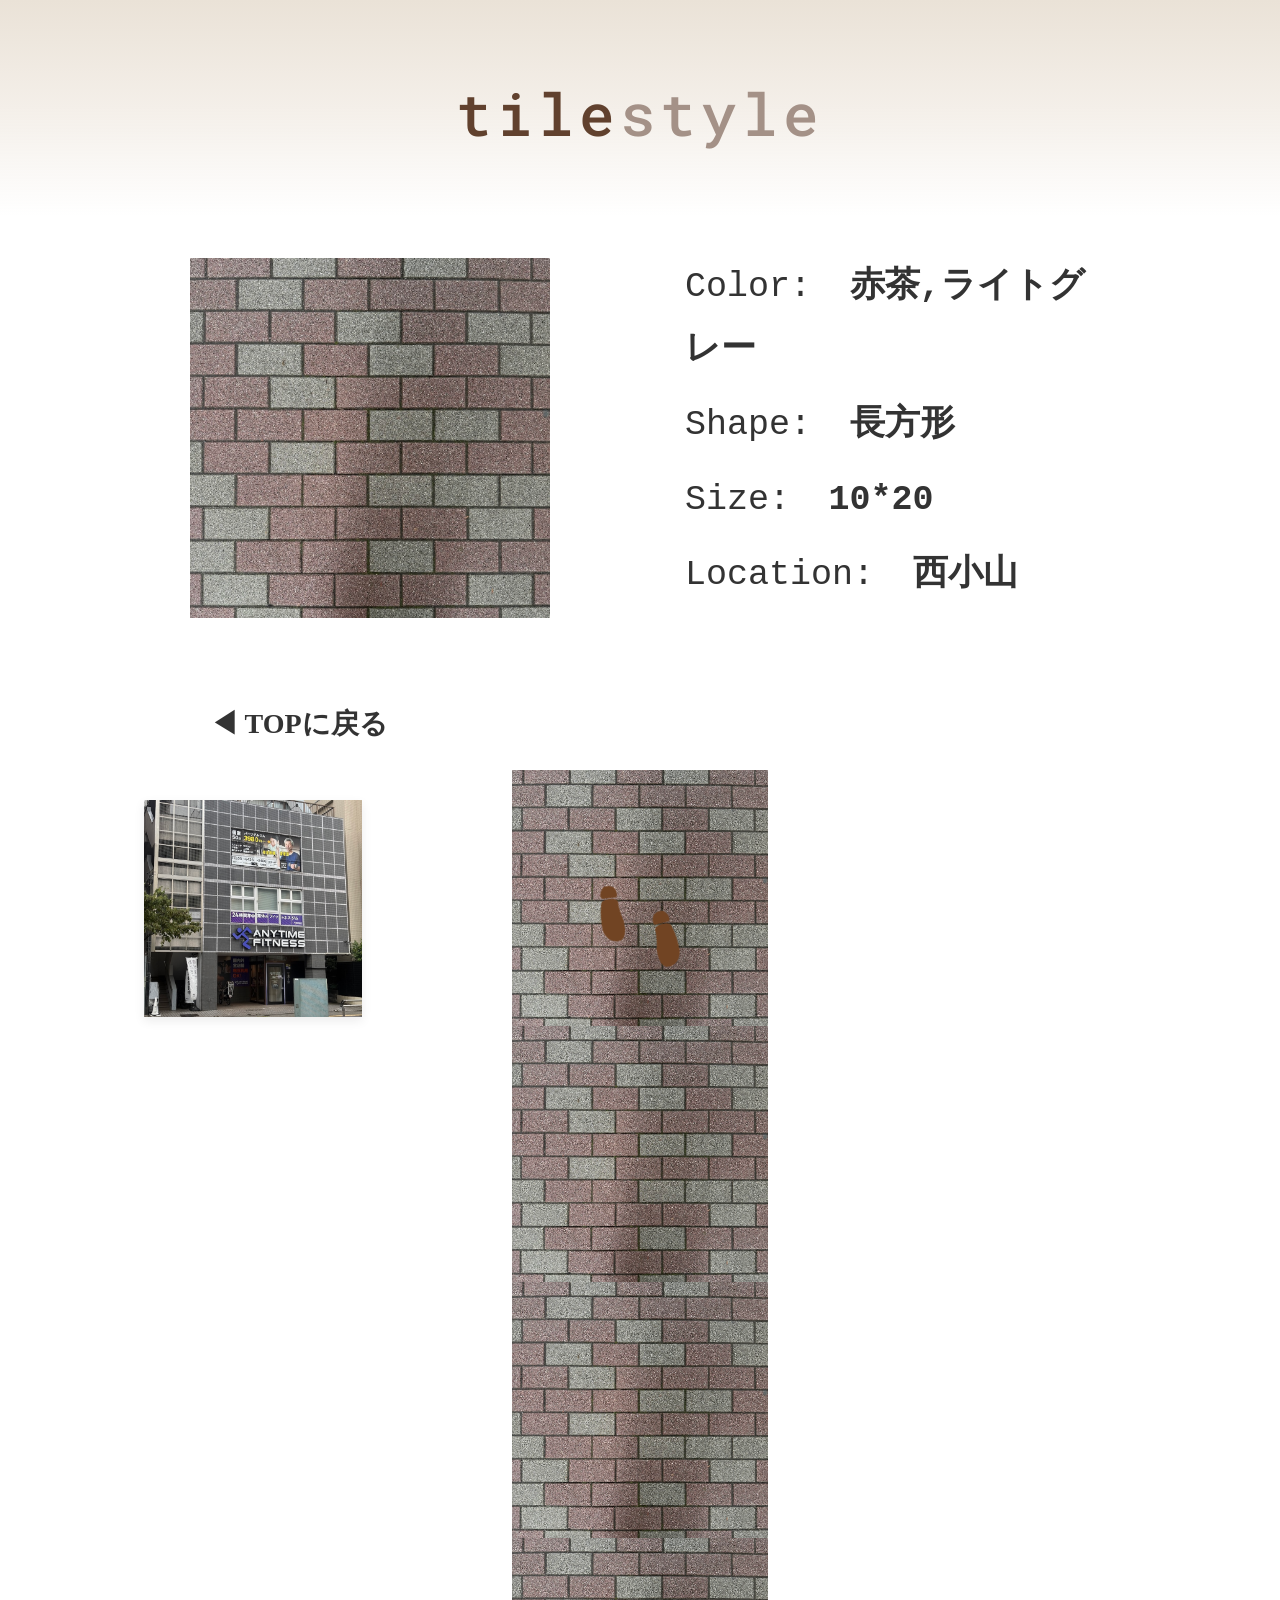
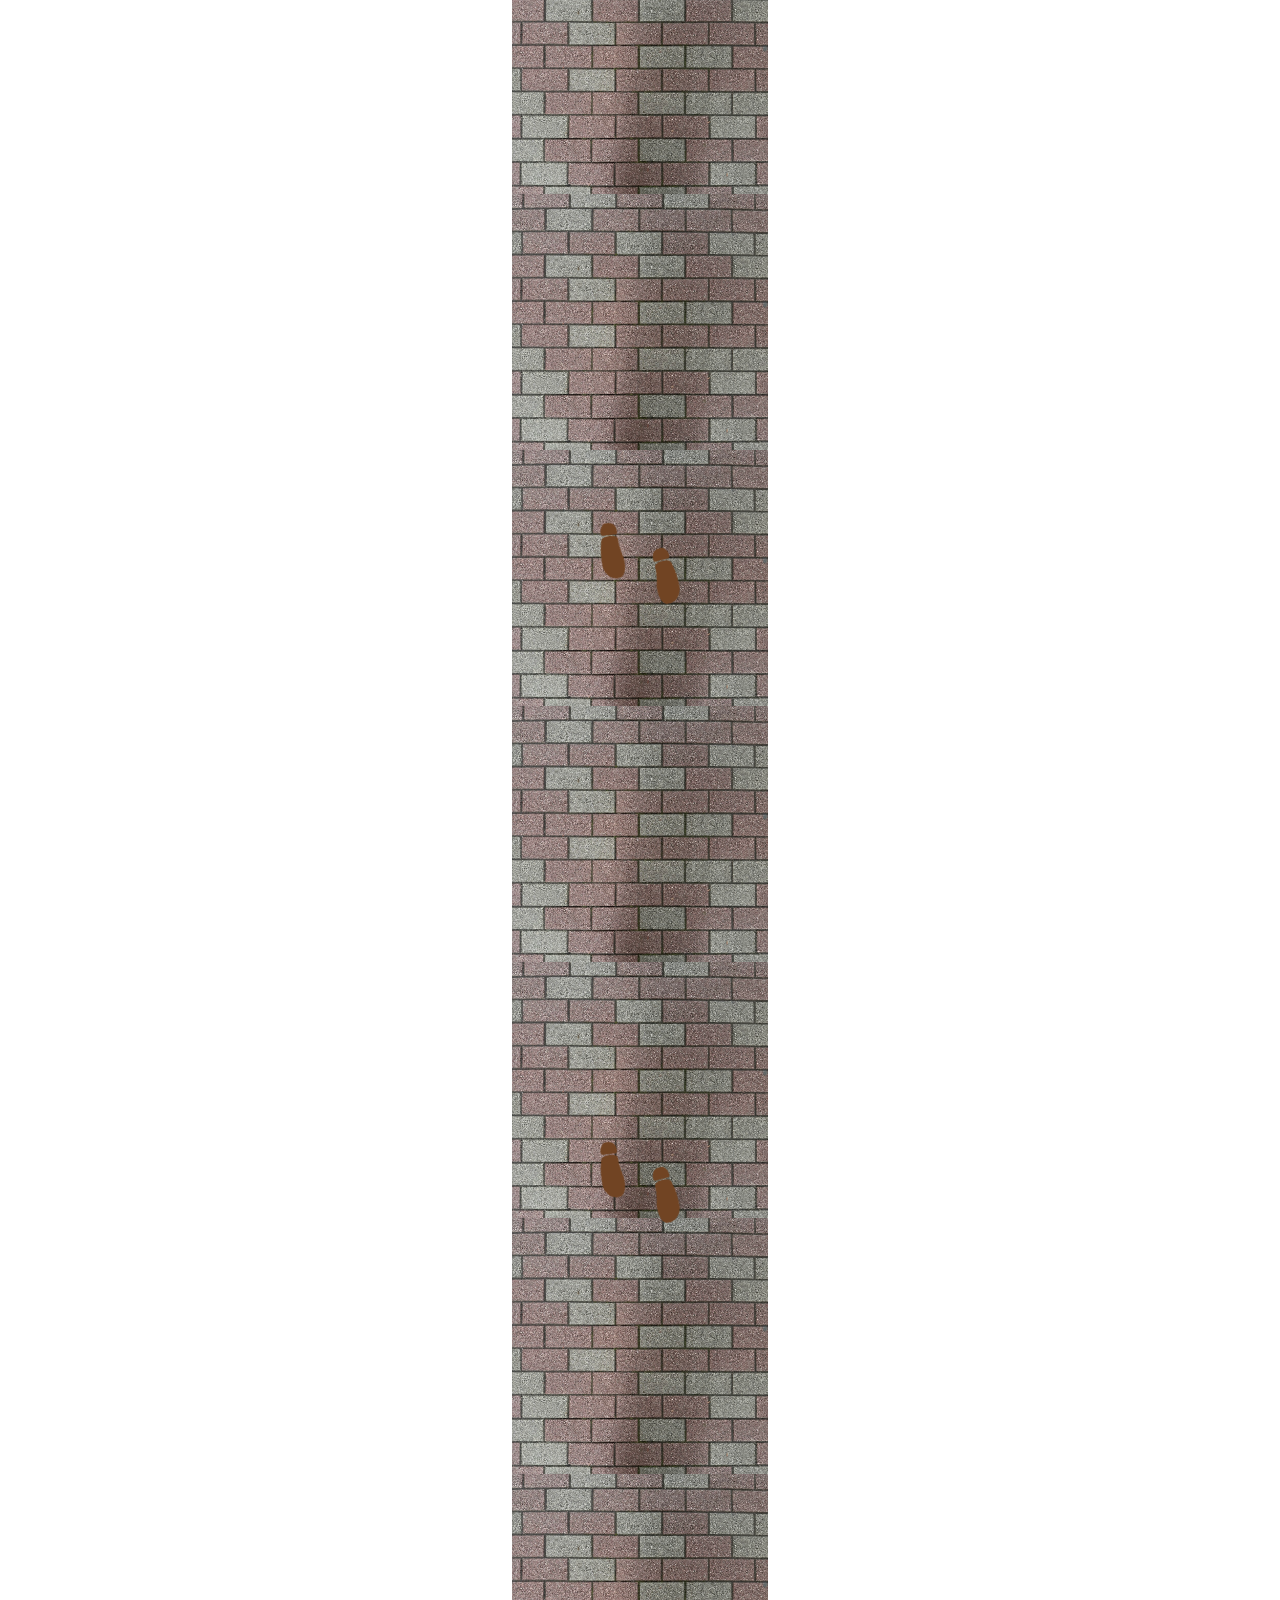
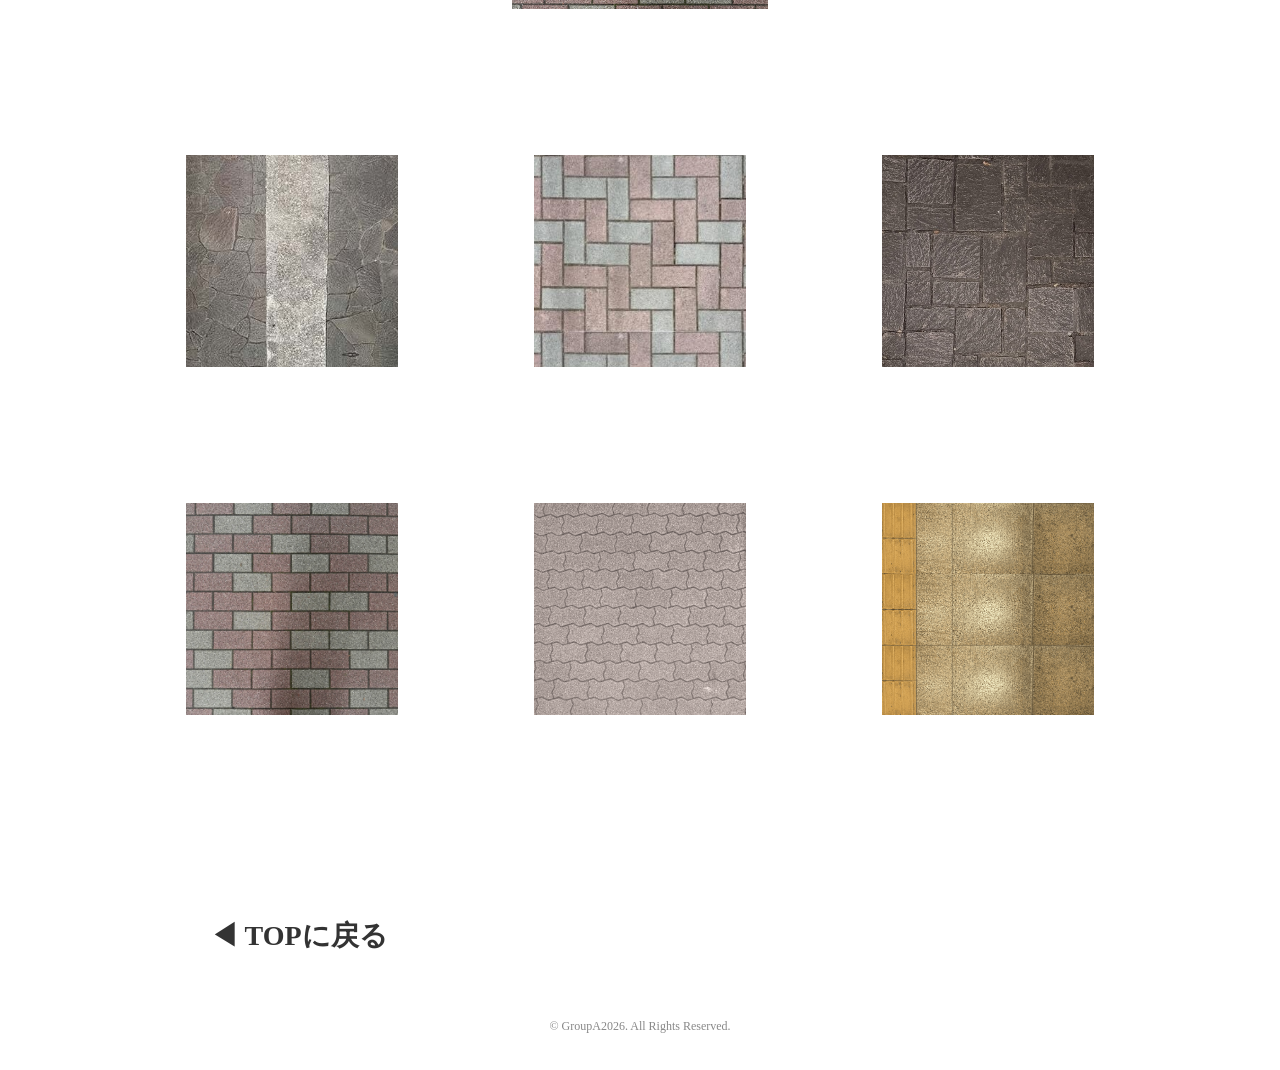
<file: docs/detail4.html>
<!DOCTYPE html>
<html lang="ja">
<head>
  <meta charset="UTF-8">
  <meta name="viewport" content="width=device-width, initial-scale=1.0">
  <title>タイル詳細 - tilestyle</title>
  <link rel="stylesheet" href="style.css">
  <!-- Google Fonts (Roboto Mono) の読み込み -->
<link rel="preconnect" href="https://fonts.googleapis.com">
<link rel="preconnect" href="https://fonts.gstatic.com" crossorigin>
<link href="https://fonts.googleapis.com/css2?family=Roboto+Mono:wght@400;700&display=swap" rel="stylesheet">

</head>
<body>
  <body class="page-detail-4">

  <header class="l-header">
    <div class="l-header__inner">
      <p class="c-logo"><a href="index.html"><span class="c-logo__tile">tile</span>style</a></p>
    </div>
  </header>

  <main class="l-main">
    
    <!-- ===============================
         タイル基本情報エリア
    =============================== -->
    <section class="p-tile-hero">
      <div class="p-tile-hero__inner">
        <!-- メインビジュアル -->
        <div class="p-tile-hero__visual">
          <img src="images/detail_4_2/street4.tile.jpg" alt="メインタイルの写真" class="p-tile-hero__img">
        </div>
        <!-- タイル情報 -->
        <div class="p-tile-hero__info">
          <ul class="p-tile-hero__list">
            <li>Color: <span class="p-tile-hero__value">赤茶,ライトグレー</span></li>
            <li>Shape: <span class="p-tile-hero__value">長方形</span></li>
            <li>Size: <span class="p-tile-hero__value">10*20</span></li>
            <li>Location: <span class="p-tile-hero__value">西小山</span></li>
          </ul>
        </div>
      </div>
    </section>

    <!-- 戻るボタン -->
    <div class="p-back-nav">
      <a href="index.html" class="c-btn-back">◀ TOPに戻る</a>
    </div>

    <!-- ===============================
         道と周辺の写真エリア
    =============================== -->
    <section class="p-road-section">
      <div class="p-road-section__inner">
        
        <!-- 中央の道と足跡（CSS/JSで表現しやすいようにコンテナを用意） -->
        <div class="p-road-line">
          <div class="p-road-line__footprints js-footprints">
    <img src="images/footage.png" alt="足跡" class="js-footprints p-footprint-item">
    <img src="images/footage.png" alt="足跡" class="js-footprints p-footprint-item">
    <img src="images/footage.png" alt="足跡" class="js-footprints p-footprint-item">
    <img src="images/footage.png" alt="足跡" class="js-footprints p-footprint-item">
    <img src="images/footage.png" alt="足跡" class="js-footprints p-footprint-item">
    <img src="images/footage.png" alt="足跡" class="js-footprints p-footprint-item">
    <img src="images/footage.png" alt="足跡" class="js-footprints p-footprint-item">
    <img src="images/footage.png" alt="足跡" class="js-footprints p-footprint-item">

            <!-- JSで足跡要素を追加、またはCSSアニメーションで表示させる想定 -->
          </div>
        </div>

        <!-- 道の脇の写真リスト -->
        <ul class="p-road-items">
          <!-- 左側のアイテム -->
          <li class="p-road-item p-road-item--left">
            <!-- data-modal-target属性にポップアップのIDを指定 -->
            <button class="p-road-item__trigger js-modal-open" data-title="anytime fitness" data-text="都内であればどこにでもあるジム。私も週3で通っている。" data-modal-target="modal-01">
              <img src="images/detail_4_2/photo_4_1.jpg" alt="周辺のお店" class="p-road-item__img">
            </button>
          </li>
          
          <!-- 右側のアイテム -->
          <li class="p-road-item p-road-item--right">
            <button class="p-road-item__trigger js-modal-open" data-title="東京浴場" data-text="銭湯と漫画と駄菓子とクラフトビールが揃っている。店内の空間デザインもおしゃれで、ロマンが詰まった素敵な銭湯。" data-modal-target="modal-02">
              <img src="images/detail_4_2/photo_4_2.jpg" alt="周辺のオブジェ" class="p-road-item__img">
            </button>
          </li>

          <!-- 左側のアイテム -->
          <li class="p-road-item p-road-item--left">
            <button class="p-road-item__trigger js-modal-open" data-title="カフェ" data-text="こちらは一見よくあるカフェだが、アットホームな雰囲気で日によってはジャズコンサートが開催されている。音楽とコーヒーの相性は抜群。" data-modal-target="modal-03">
              <img src="images/detail_4_2/photo_4_3.jpg" alt="街並み" class="p-road-item__img">
            </button>
          </li>

          <!-- 右側のアイテム -->
          <li class="p-road-item p-road-item--right">
            <button class="p-road-item__trigger js-modal-open" data-title="DEMEKIN KAKIGORI" data-text="なんともスペシャルなかき氷の専門店。他では見ないフレーバーや「食べたかった！」となる組み合わせに胸が躍る。" data-modal-target="modal-04">
              <img src="images/detail_4_2/photo_4_4.jpg" alt="周辺のお店" class="p-road-item__img">
            </button>
          </li>

          <!-- 左側のアイテム -->
          <li class="p-road-item p-road-item--left">
            <button class="p-road-item__trigger js-modal-open" data-title="Loska" data-text="割と新しくオープンしたフラワーショップ。内装はもちろん、取り扱っている花のセンスもよく、花束を作るのにもおすすめ。" data-modal-target="modal-03">
              <img src="images/detail_4_2/photo_4_5.jpg" alt="街並み" class="p-road-item__img">
            </button>
          </li>

          <!-- 右側のアイテム -->
          <li class="p-road-item p-road-item--right">
            <button class="p-road-item__trigger js-modal-open" data-title="オランジュ" data-text="こじんまりと営むパン屋。価格もお手頃で、素朴な味わいはクセになる。注：キャッシュオンリー" data-modal-target="modal-04">
              <img src="images/detail_4_2/photo_4_6.jpg" alt="周辺のお店" class="p-road-item__img">
            </button>
          </li>
        </ul>
      </div>
    </section>

  </main>

  <section class="p-gallery">
    <div class="p-gallery__inner">
      <ul class="p-gallery__list">
        <li class="p-gallery__item">
          <a href="detail1.html" class="p-gallery__link">
            <img src="images/detail_1_1/street1.tile.jpg" alt="タイルの写真1" class="p-gallery__img">
          </a>
        </li>
        <li class="p-gallery__item">
          <a href="detail2.html" class="p-gallery__link">
            <img src="images/detail_2_2/street2.tile.jpg" alt="タイルの写真2" class="p-gallery__img">
          </a>
        </li>
        <li class="p-gallery__item">
          <a href="detail3.html" class="p-gallery__link">
            <img src="images/detail_3_1/street3.tile.jpg" alt="タイルの写真3" class="p-gallery__img">
          </a>
        </li>
        <li class="p-gallery__item">
          <a href="detail4.html" class="p-gallery__link">
            <img src="images/detail_4_2/street4.tile.jpg" alt="タイルの写真4" class="p-gallery__img">
          </a>
        </li>
        <li class="p-gallery__item">
          <a href="detail5.html" class="p-gallery__link">
            <img src="images/detail_5_1/street5.tile.png" alt="タイルの写真5" class="p-gallery__img">
          </a>
        </li>
        <li class="p-gallery__item">
          <a href="detail6.html" class="p-gallery__link">
            <img src="images/detail_6_2/street6.tile.png" alt="タイルの写真6" class="p-gallery__img">
          </a>
        </li>
      </ul>
    </div>
  </section>

  <div class="p-back-nav p-back-nav--bottom">
    <a href="index.html" class="c-btn-back">◀ TOPに戻る</a>
  </div>

  <footer class="l-footer">
    <div class="l-footer__inner">
      <small class="c-copyright">&copy; GroupA2026. All Rights Reserved.</small>
    </div>
  </footer>

  <!-- ===============================
       ポップアップ（モーダル）群
       ※通常は画面に非表示にしておき、クリックで表示させます
  =============================== -->
  <!-- モーダル 01 -->
  <div class="c-modal" id="modal-01">
    <div class="c-modal__overlay js-modal-close"></div> <!-- 背景の黒半透明 -->
    <div class="c-modal__content">
      <h3 class="c-modal__title">ポール</h3>
      <div class="c-modal__body">
        <img src="images/detail_1_1/photo_1_5.jpeg" alt="ポール" class="c-modal__img">
        <p class="c-modal__text">タイルの道の何箇所かに設置されているポール。<br>ポールには菖蒲の花とその名前が載ったタイルが嵌められている。</p>
      </div>
      <button class="c-modal__close-btn js-modal-close">×</button>
    </div>
  </div>

  <!-- 必要に応じて modal-02, modal-03... と増やします -->
   
<!-- トップに戻るボタン -->
<a href="#" class="c-pagetop" id="js-pagetop" aria-label="ページトップへ戻る">
  ↑
</a>
<script src="script.js"></script>
</body>
</html>
</file>
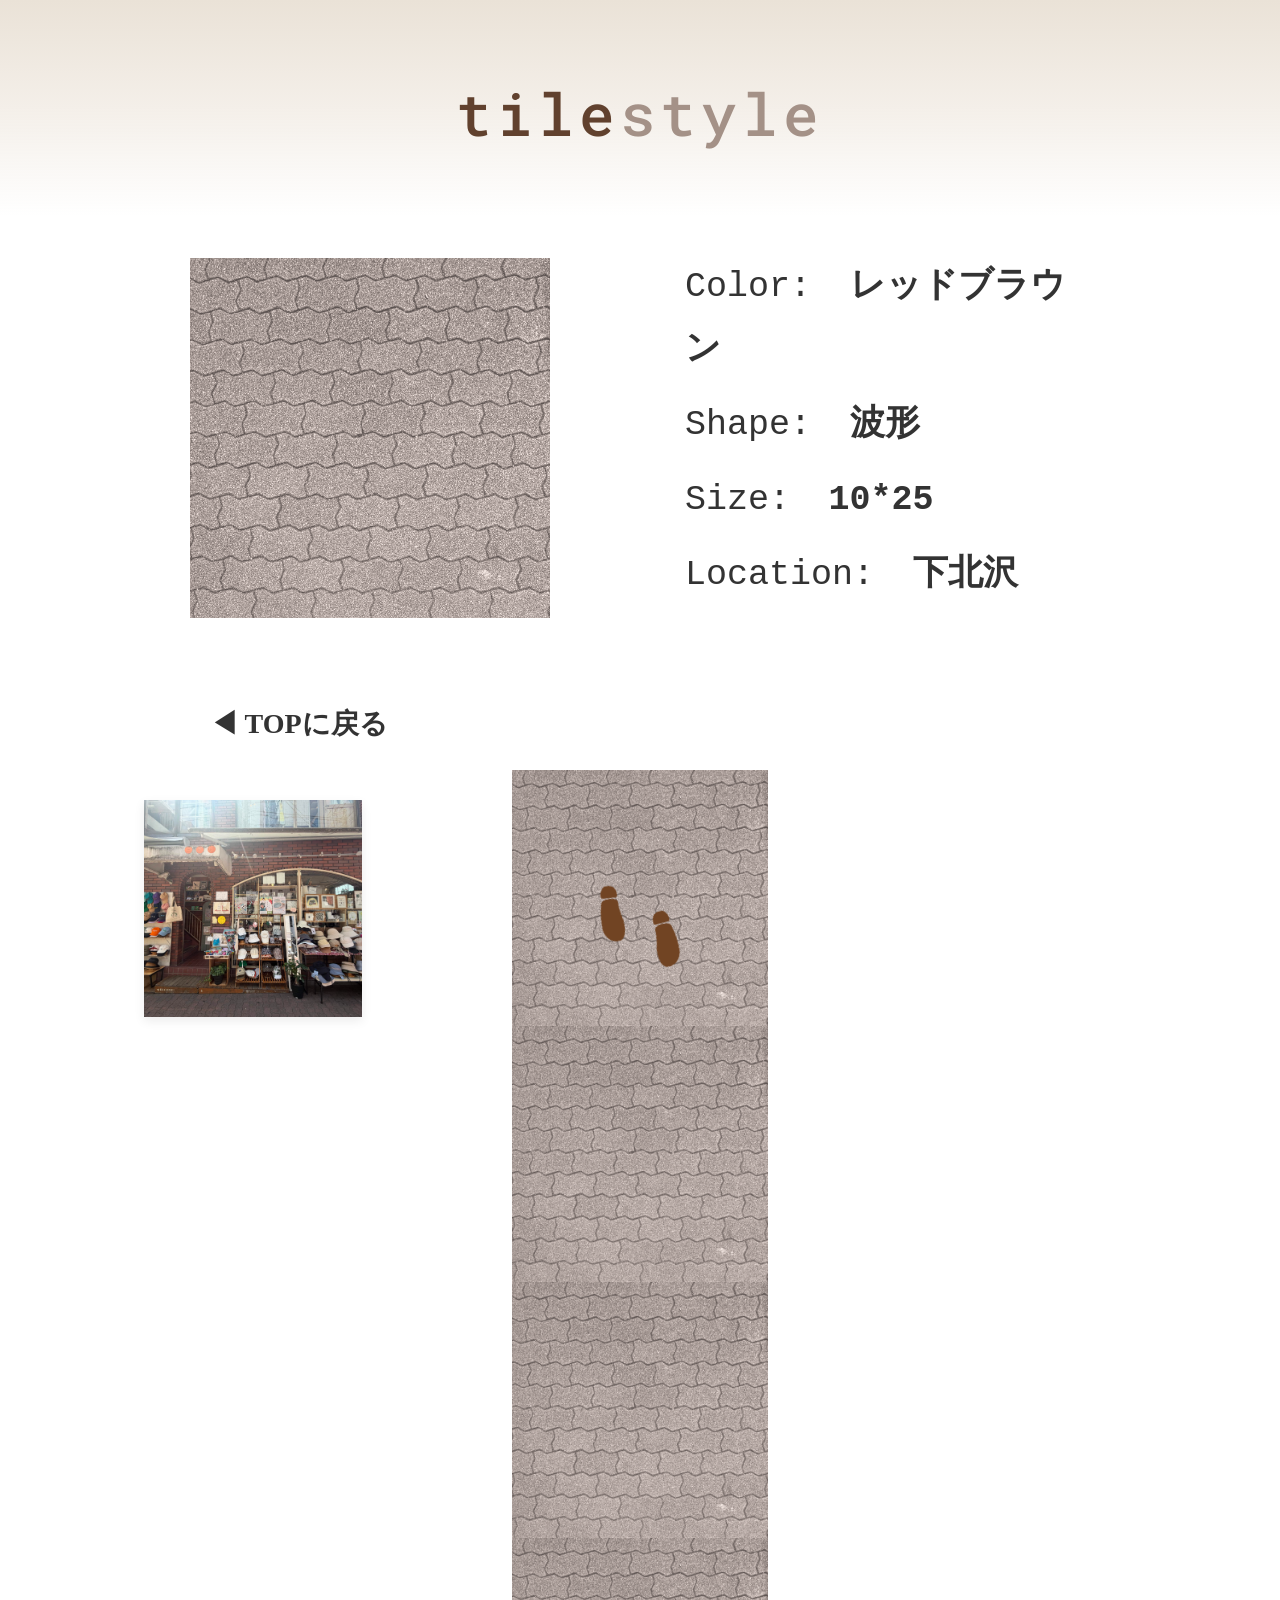
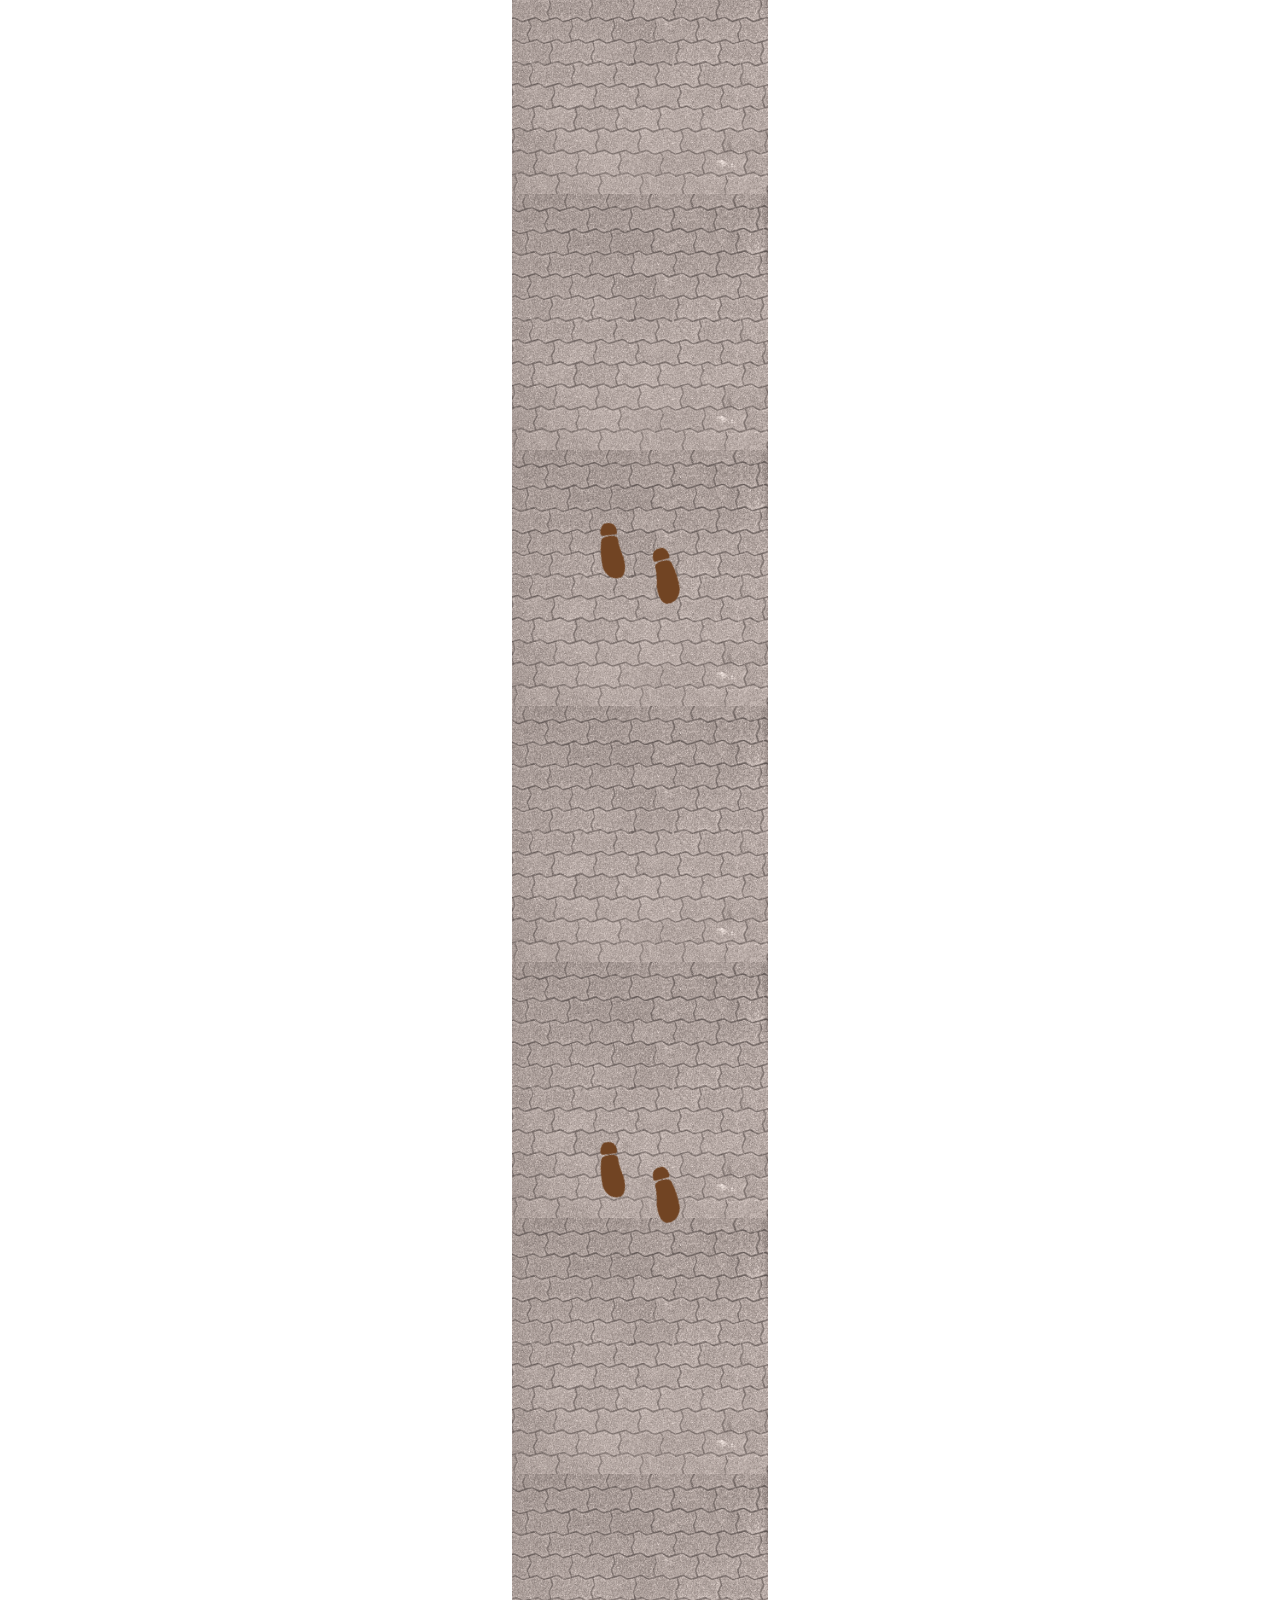
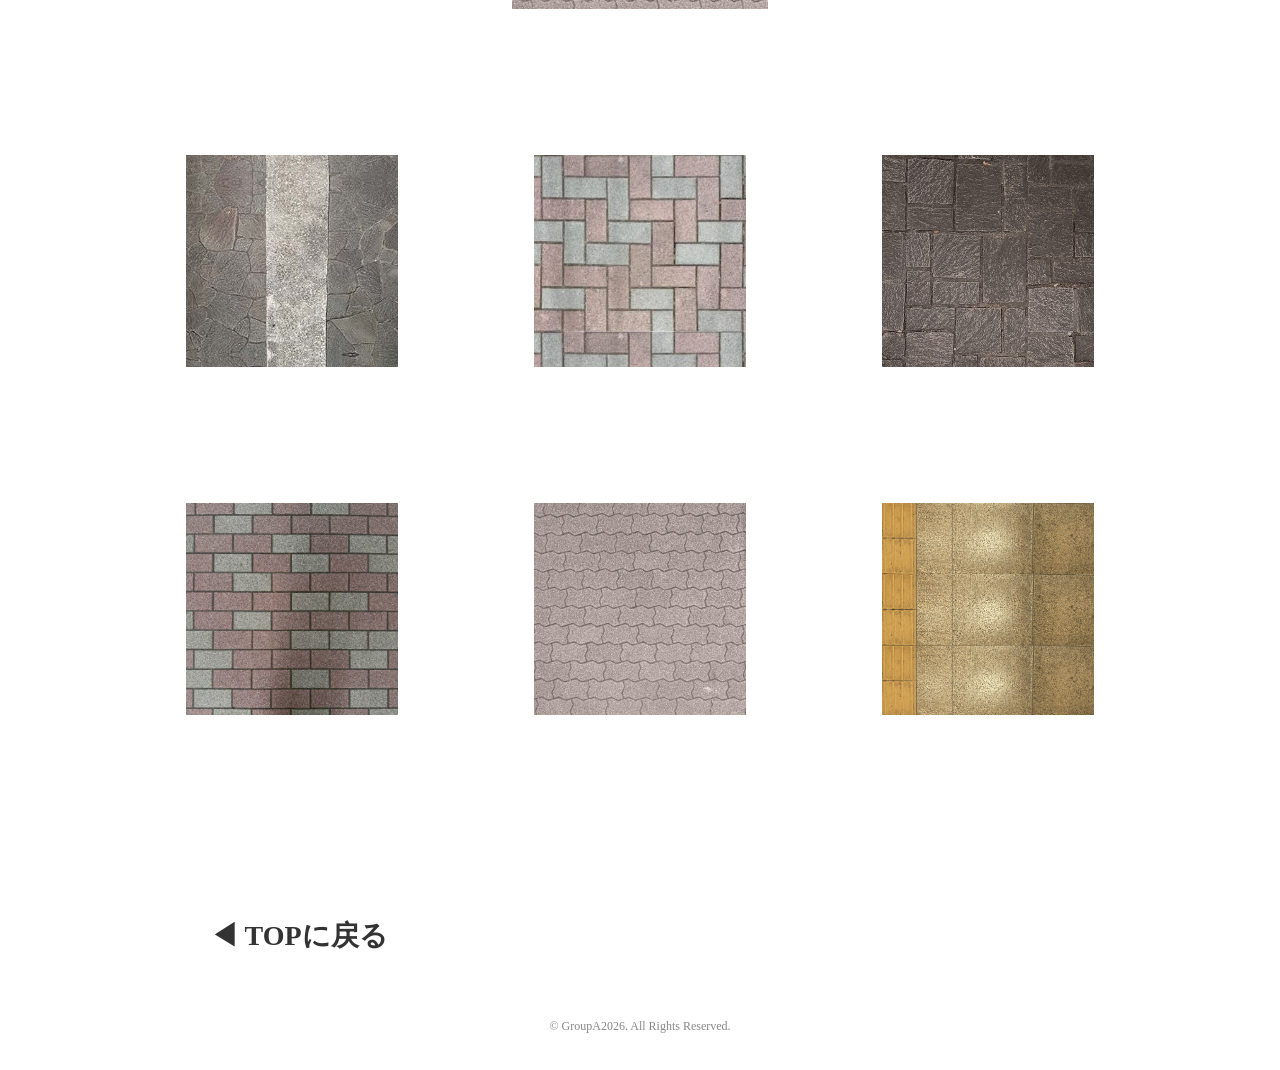
<file: docs/detail5.html>
<!DOCTYPE html>
<html lang="ja">
<head>
  <meta charset="UTF-8">
  <meta name="viewport" content="width=device-width, initial-scale=1.0">
  <title>タイル詳細 - tilestyle</title>
  <link rel="stylesheet" href="style.css">
  <!-- Google Fonts (Roboto Mono) の読み込み -->
<link rel="preconnect" href="https://fonts.googleapis.com">
<link rel="preconnect" href="https://fonts.gstatic.com" crossorigin>
<link href="https://fonts.googleapis.com/css2?family=Roboto+Mono:wght@400;700&display=swap" rel="stylesheet">

</head>
<body>
  <body class="page-detail-5">

  <header class="l-header">
    <div class="l-header__inner">
      <p class="c-logo"><a href="index.html"><span class="c-logo__tile">tile</span>style</a></p>

    </div>
  </header>

  <main class="l-main">
    
    <!-- ===============================
         タイル基本情報エリア
    =============================== -->
    <section class="p-tile-hero">
      <div class="p-tile-hero__inner">
        <!-- メインビジュアル -->
        <div class="p-tile-hero__visual">
          <img src="images/detail_5_1/street5.tile.png" alt="メインタイルの写真" class="p-tile-hero__img">
        </div>
        <!-- タイル情報 -->
        <div class="p-tile-hero__info">
          <ul class="p-tile-hero__list">
            <li>Color: <span class="p-tile-hero__value">レッドブラウン</span></li>
            <li>Shape: <span class="p-tile-hero__value">波形</span></li>
            <li>Size: <span class="p-tile-hero__value">10*25</span></li>
            <li>Location: <span class="p-tile-hero__value">下北沢</span></li>
          </ul>
        </div>
      </div>
    </section>

    <!-- 戻るボタン -->
    <div class="p-back-nav">
      <a href="index.html" class="c-btn-back">◀ TOPに戻る</a>
    </div>

    <!-- ===============================
         道と周辺の写真エリア
    =============================== -->
    <section class="p-road-section">
      <div class="p-road-section__inner">
        
        <!-- 中央の道と足跡（CSS/JSで表現しやすいようにコンテナを用意） -->
        <div class="p-road-line">
          <div class="p-road-line__footprints js-footprints">
    <img src="images/footage.png" alt="足跡" class="js-footprints p-footprint-item">
    <img src="images/footage.png" alt="足跡" class="js-footprints p-footprint-item">
    <img src="images/footage.png" alt="足跡" class="js-footprints p-footprint-item">
    <img src="images/footage.png" alt="足跡" class="js-footprints p-footprint-item">
    <img src="images/footage.png" alt="足跡" class="js-footprints p-footprint-item">
    <img src="images/footage.png" alt="足跡" class="js-footprints p-footprint-item">
    <img src="images/footage.png" alt="足跡" class="js-footprints p-footprint-item">
    <img src="images/footage.png" alt="足跡" class="js-footprints p-footprint-item">

            <!-- JSで足跡要素を追加、またはCSSアニメーションで表示させる想定 -->
          </div>
        </div>

        <!-- 道の脇の写真リスト -->
        <ul class="p-road-items">
          <!-- 左側のアイテム -->
          <li class="p-road-item p-road-item--left">
            <!-- data-modal-target属性にポップアップのIDを指定 -->
            <button class="p-road-item__trigger js-modal-open" data-title="ハンドメイドショップ三叉灯" data-text=" 3階建てで、各階ジャンルごとに分かれている。" data-modal-target="modal-01">
              <img src="images/detail_5_1/photo_5_1.jpg" alt="周辺のお店" class="p-road-item__img">
            </button>
          </li>
          
          <!-- 右側のアイテム -->
          <li class="p-road-item p-road-item--right">
            <button class="p-road-item__trigger js-modal-open" data-title="三叉灯の看板" data-text="これを見て三叉灯に立ち寄るお客さんが多い。" data-modal-target="modal-02">
              <img src="images/detail_5_1/photo_5_2.jpg" alt="周辺のオブジェ" class="p-road-item__img">
            </button>
          </li>

          <!-- 左側のアイテム -->
          <li class="p-road-item p-road-item--left">
            <button class="p-road-item__trigger js-modal-open" data-title="宏伸エステート" data-text="不動産屋さん（お世話になったことはない）。" data-modal-target="modal-03">
              <img src="images/detail_5_1/photo_5_3.jpg" alt="街並み" class="p-road-item__img">
            </button>
          </li>

          <!-- 右側のアイテム -->
          <li class="p-road-item p-road-item--right">
            <button class="p-road-item__trigger js-modal-open" data-title="大衆食堂" data-text="お手軽に美味しい定食が食べられる。" data-modal-target="modal-04">
              <img src="images/detail_5_1/photo_5_4.jpg" alt="周辺のお店" class="p-road-item__img">
            </button>
          </li>

          <!-- 左側のアイテム -->
          <li class="p-road-item p-road-item--left">
            <button class="p-road-item__trigger js-modal-open" data-title="TAROCK TOKYO" data-text="ロックなアイテムをメインに販売しているヴィンテージショップ。" data-modal-target="modal-03">
              <img src="images/detail_5_1/photo_5_5.jpg" alt="街並み" class="p-road-item__img">
            </button>
          </li>

          <!-- 右側のアイテム -->
          <li class="p-road-item p-road-item--right">
            <button class="p-road-item__trigger js-modal-open" data-title="mocha" data-text="個性派なレディース服を売っている。" data-modal-target="modal-04">
              <img src="images/detail_5_1/photo_5_6.jpg" alt="周辺のお店" class="p-road-item__img">
            </button>
          </li>
        </ul>
      </div>
    </section>

  </main>

  <section class="p-gallery">
    <div class="p-gallery__inner">
      <ul class="p-gallery__list">
        <li class="p-gallery__item">
          <a href="detail1.html" class="p-gallery__link">
            <img src="images/detail_1_1/street1.tile.jpg" alt="タイルの写真1" class="p-gallery__img">
          </a>
        </li>
        <li class="p-gallery__item">
          <a href="detail2.html" class="p-gallery__link">
            <img src="images/detail_2_2/street2.tile.jpg" alt="タイルの写真2" class="p-gallery__img">
          </a>
        </li>
        <li class="p-gallery__item">
          <a href="detail3.html" class="p-gallery__link">
            <img src="images/detail_3_1/street3.tile.jpg" alt="タイルの写真3" class="p-gallery__img">
          </a>
        </li>
        <li class="p-gallery__item">
          <a href="detail4.html" class="p-gallery__link">
            <img src="images/detail_4_2/street4.tile.jpg" alt="タイルの写真4" class="p-gallery__img">
          </a>
        </li>
        <li class="p-gallery__item">
          <a href="detail5.html" class="p-gallery__link">
            <img src="images/detail_5_1/street5.tile.png" alt="タイルの写真5" class="p-gallery__img">
          </a>
        </li>
        <li class="p-gallery__item">
          <a href="detail6.html" class="p-gallery__link">
            <img src="images/detail_6_2/street6.tile.png" alt="タイルの写真6" class="p-gallery__img">
          </a>
        </li>
      </ul>
    </div>
  </section>

  <div class="p-back-nav p-back-nav--bottom">
    <a href="index.html" class="c-btn-back">◀ TOPに戻る</a>
  </div>

  <footer class="l-footer">
    <div class="l-footer__inner">
      <small class="c-copyright">&copy; GroupA2026. All Rights Reserved.</small>
    </div>
  </footer>

  <!-- ===============================
       ポップアップ（モーダル）群
       ※通常は画面に非表示にしておき、クリックで表示させます
  =============================== -->
  <!-- モーダル 01 -->
  <div class="c-modal" id="modal-01">
    <div class="c-modal__overlay js-modal-close"></div> <!-- 背景の黒半透明 -->
    <div class="c-modal__content">
      <h3 class="c-modal__title">ポール</h3>
      <div class="c-modal__body">
        <img src="images/detail_1_1/photo_1_5.jpeg" alt="ポール" class="c-modal__img">
        <p class="c-modal__text">タイルの道の何箇所かに設置されているポール。<br>ポールには菖蒲の花とその名前が載ったタイルが嵌められている。</p>
      </div>
      <button class="c-modal__close-btn js-modal-close">×</button>
    </div>
  </div>

  <!-- 必要に応じて modal-02, modal-03... と増やします -->
   
<!-- トップに戻るボタン -->
<a href="#" class="c-pagetop" id="js-pagetop" aria-label="ページトップへ戻る">
  ↑
</a>

<script src="script.js"></script>
</body>
</html>
</file>
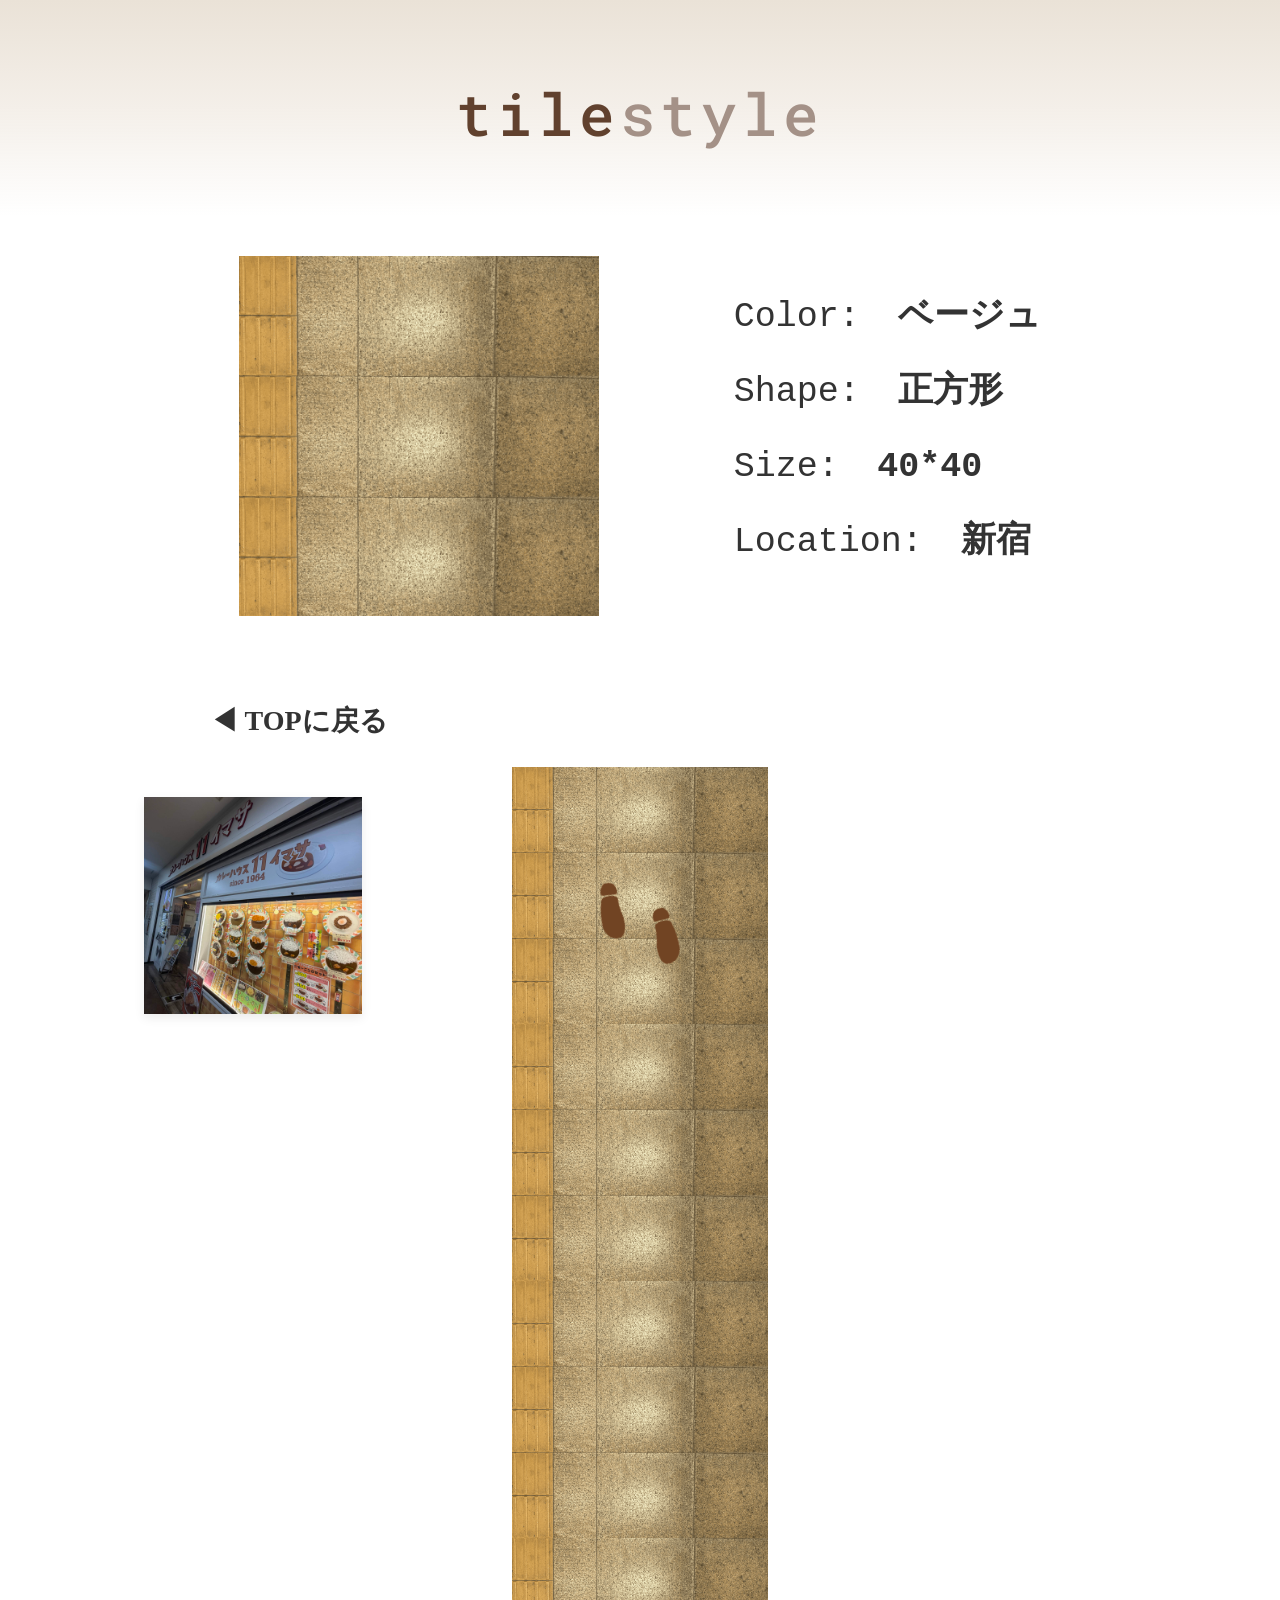
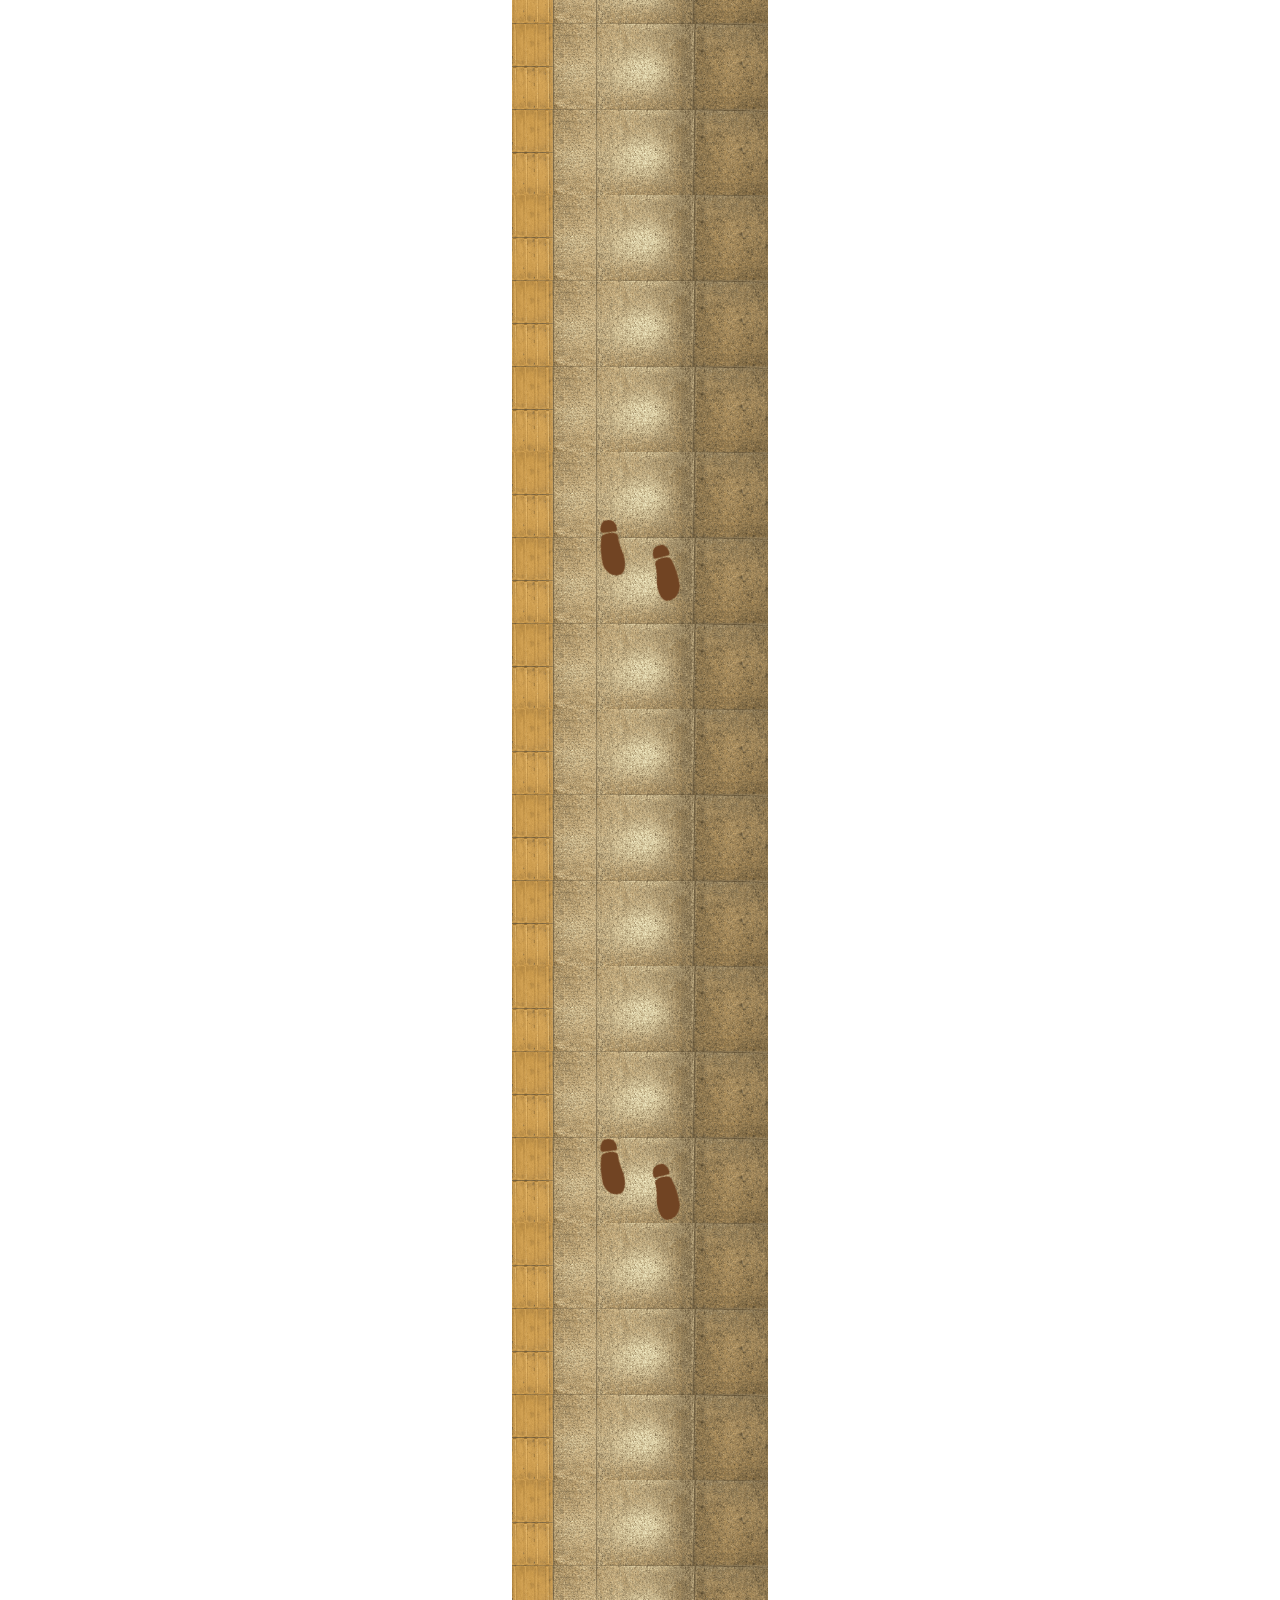
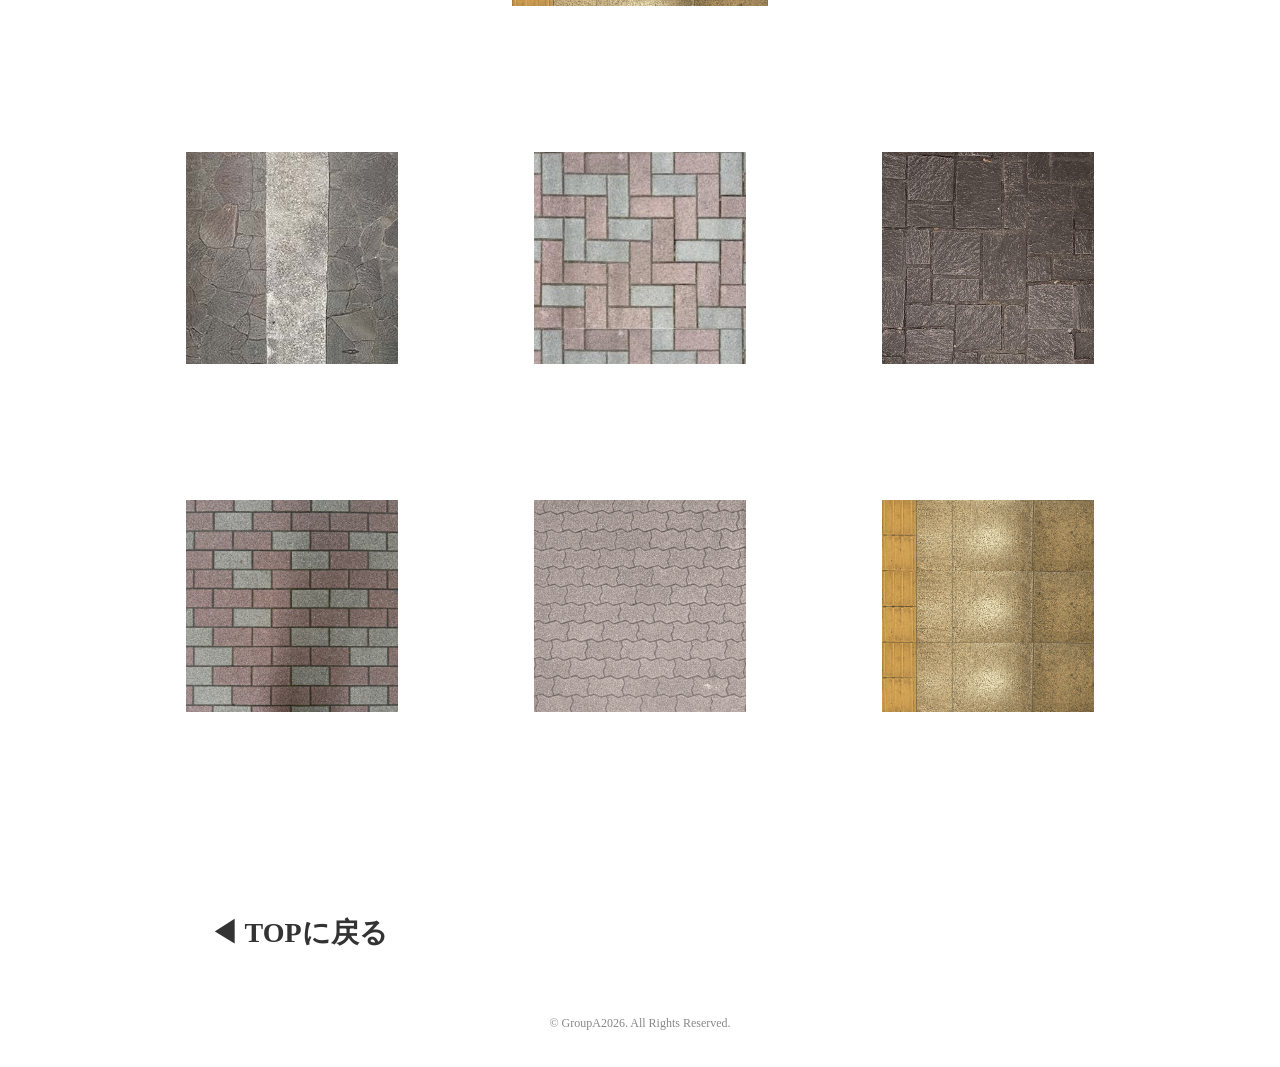
<file: docs/detail6.html>
<!DOCTYPE html>
<html lang="ja">
<head>
  <meta charset="UTF-8">
  <meta name="viewport" content="width=device-width, initial-scale=1.0">
  <title>タイル詳細 - tilestyle</title>
  <link rel="stylesheet" href="style.css">
  <!-- Google Fonts (Roboto Mono) の読み込み -->
<link rel="preconnect" href="https://fonts.googleapis.com">
<link rel="preconnect" href="https://fonts.gstatic.com" crossorigin>
<link href="https://fonts.googleapis.com/css2?family=Roboto+Mono:wght@400;700&display=swap" rel="stylesheet">

</head>
<body>
  <body class="page-detail-6">

  <header class="l-header">
    <div class="l-header__inner">
      <p class="c-logo"><a href="index.html"><span class="c-logo__tile">tile</span>style</a></p>
    </div>
  </header>

  <main class="l-main">
    
    <!-- ===============================
         タイル基本情報エリア
    =============================== -->
    <section class="p-tile-hero">
      <div class="p-tile-hero__inner">
        <!-- メインビジュアル -->
        <div class="p-tile-hero__visual">
          <img src="images/detail_6_2/street6.tile.png" alt="メインタイルの写真" class="p-tile-hero__img">
        </div>
        <!-- タイル情報 -->
        <div class="p-tile-hero__info">
          <ul class="p-tile-hero__list">
            <li>Color: <span class="p-tile-hero__value">ベージュ</span></li>
            <li>Shape: <span class="p-tile-hero__value">正方形</span></li>
            <li>Size: <span class="p-tile-hero__value">40*40</span></li>
            <li>Location: <span class="p-tile-hero__value">新宿</span></li>
          </ul>
        </div>
      </div>
    </section>

    <!-- 戻るボタン -->
    <div class="p-back-nav">
      <a href="index.html" class="c-btn-back">◀ TOPに戻る</a>
    </div>

    <!-- ===============================
         道と周辺の写真エリア
    =============================== -->
    <section class="p-road-section">
      <div class="p-road-section__inner">
        
        <!-- 中央の道と足跡（CSS/JSで表現しやすいようにコンテナを用意） -->
        <div class="p-road-line">
          <div class="p-road-line__footprints js-footprints">
    <img src="images/footage.png" alt="足跡" class="js-footprints p-footprint-item">
    <img src="images/footage.png" alt="足跡" class="js-footprints p-footprint-item">
    <img src="images/footage.png" alt="足跡" class="js-footprints p-footprint-item">
    <img src="images/footage.png" alt="足跡" class="js-footprints p-footprint-item">
    <img src="images/footage.png" alt="足跡" class="js-footprints p-footprint-item">
    <img src="images/footage.png" alt="足跡" class="js-footprints p-footprint-item">
    <img src="images/footage.png" alt="足跡" class="js-footprints p-footprint-item">
    <img src="images/footage.png" alt="足跡" class="js-footprints p-footprint-item">

            <!-- JSで足跡要素を追加、またはCSSアニメーションで表示させる想定 -->
          </div>
        </div>

        <!-- 道の脇の写真リスト -->
        <ul class="p-road-items">
          <!-- 左側のアイテム -->
          <li class="p-road-item p-road-item--left">
            <!-- data-modal-target属性にポップアップのIDを指定 -->
            <button class="p-road-item__trigger js-modal-open" data-title="HIBIYA KADAN" data-text="撮影時はミニオンコラボが開催されていたお花屋さん" data-modal-target="modal-01">
              <img src="images/detail_6_2/photo_6_1.jpg" alt="周辺のお店" class="p-road-item__img">
            </button>
          </li>
          
          <!-- 右側のアイテム -->
          <li class="p-road-item p-road-item--right">
            <button class="p-road-item__trigger js-modal-open" data-title="とんかつ さぼてん" data-text="ボリューミーなとんかつが味わえる。" data-modal-target="modal-02">
              <img src="images/detail_6_2/photo_6_2.jpg" alt="周辺のオブジェ" class="p-road-item__img">
            </button>
          </li>

          <!-- 左側のアイテム -->
          <li class="p-road-item p-road-item--left">
            <button class="p-road-item__trigger js-modal-open" data-title="MIGNON" data-text="ミニクロワッサン専門店。" data-modal-target="modal-03">
              <img src="images/detail_6_2/photo_6_3.jpg" alt="街並み" class="p-road-item__img">
            </button>
          </li>

          <!-- 右側のアイテム -->
          <li class="p-road-item p-road-item--right">
            <button class="p-road-item__trigger js-modal-open" data-title="こめらく" data-text="海鮮をメインとしたお茶漬けやさん。" data-modal-target="modal-04">
              <img src="images/detail_6_2/photo_6_4.jpg" alt="周辺のお店" class="p-road-item__img">
            </button>
          </li>

          <!-- 左側のアイテム -->
          <li class="p-road-item p-road-item--left">
            <button class="p-road-item__trigger js-modal-open" data-title="11イマサ" data-text="オリジナルに配合したスパイスカレーを楽しめるカレーハウス。" data-modal-target="modal-03">
              <img src="images/detail_6_2/photo_6_5.jpg" alt="街並み" class="p-road-item__img">
            </button>
          </li>

          <!-- 右側のアイテム -->
          <li class="p-road-item p-road-item--right">
            <button class="p-road-item__trigger js-modal-open" data-title="sara" data-text="フェミニンテイストのセレクトショップ。" data-modal-target="modal-04">
              <img src="images/detail_6_2/photo_6_6.jpg" alt="周辺のお店" class="p-road-item__img">
            </button>
          </li>
        </ul>
      </div>
    </section>

  </main>

  <section class="p-gallery">
    <div class="p-gallery__inner">
      <ul class="p-gallery__list">
        <li class="p-gallery__item">
          <a href="detail1.html" class="p-gallery__link">
            <img src="images/detail_1_1/street1.tile.jpg" alt="タイルの写真1" class="p-gallery__img">
          </a>
        </li>
        <li class="p-gallery__item">
          <a href="detail2.html" class="p-gallery__link">
            <img src="images/detail_2_2/street2.tile.jpg" alt="タイルの写真2" class="p-gallery__img">
          </a>
        </li>
        <li class="p-gallery__item">
          <a href="detail3.html" class="p-gallery__link">
            <img src="images/detail_3_1/street3.tile.jpg" alt="タイルの写真3" class="p-gallery__img">
          </a>
        </li>
        <li class="p-gallery__item">
          <a href="detail4.html" class="p-gallery__link">
            <img src="images/detail_4_2/street4.tile.jpg" alt="タイルの写真4" class="p-gallery__img">
          </a>
        </li>
        <li class="p-gallery__item">
          <a href="detail5.html" class="p-gallery__link">
            <img src="images/detail_5_1/street5.tile.png" alt="タイルの写真5" class="p-gallery__img">
          </a>
        </li>
        <li class="p-gallery__item">
          <a href="detail6.html" class="p-gallery__link">
            <img src="images/detail_6_2/street6.tile.png" alt="タイルの写真6" class="p-gallery__img">
          </a>
        </li>
      </ul>
    </div>
  </section>

  <div class="p-back-nav p-back-nav--bottom">
    <a href="index.html" class="c-btn-back">◀ TOPに戻る</a>
  </div>

  <footer class="l-footer">
    <div class="l-footer__inner">
      <small class="c-copyright">&copy; GroupA2026. All Rights Reserved.</small>
    </div>
  </footer>

  <!-- ===============================
       ポップアップ（モーダル）群
       ※通常は画面に非表示にしておき、クリックで表示させます
  =============================== -->
  <!-- モーダル 01 -->
  <div class="c-modal" id="modal-01">
    <div class="c-modal__overlay js-modal-close"></div> <!-- 背景の黒半透明 -->
    <div class="c-modal__content">
      <h3 class="c-modal__title">ポール</h3>
      <div class="c-modal__body">
        <img src="images/detail_1_1/photo_1_5.jpeg" alt="ポール" class="c-modal__img">
        <p class="c-modal__text">タイルの道の何箇所かに設置されているポール。<br>ポールには菖蒲の花とその名前が載ったタイルが嵌められている。</p>
      </div>
      <button class="c-modal__close-btn js-modal-close">×</button>
    </div>
  </div>

  <!-- 必要に応じて modal-02, modal-03... と増やします -->
   
<!-- トップに戻るボタン -->
<a href="#" class="c-pagetop" id="js-pagetop" aria-label="ページトップへ戻る">
  ↑
</a>
<script src="script.js"></script>
</body>
</html>
</file>
<file: docs/style.css>
@charset "UTF-8";

/* ==========================================
   Base / Reset
========================================== */

/* サイト全体のフォントを画像風の等幅フォントに変更 */
body {
  font-family: 'Roboto Mono', Consolas, 'Courier New', Courier, monospace;
}

/* ボタンや入力欄など、デフォルトでフォントが固定されがちな要素にも適用 */
button, input, textarea, select {
  font-family: inherit;
}

* {
  box-sizing: border-box;
  margin: 0;
  padding: 0;
}

body {
  font-family: "Yu Mincho", "YuMincho", "Hiragino Mincho ProN", "MS PMincho", serif;
  color: #555555;
  background-color: #ffffff;
  line-height: 1.8;
}

img {
  max-width: 100%;
  height: auto;
  vertical-align: bottom;
}

a {
  text-decoration: none;
  color: inherit;
}

/* ==========================================
   Header（ヘッダー・タイトル部分）
========================================== */
.l-header {
  position: sticky;
  top: 0;
  left: 0;
  z-index: 1000;
  width: 100%;
  padding: 15px 0 25px;
  text-align: center;
  /* 上から下への柔らかなグラデーション背景 */
  background: linear-gradient(to bottom, rgb(253,251,247,0.98)0%, rgb(242,237,231,0.95) 70%, rgba(242, 237, 231, 0) 100%);
backdrop-filter: blur(4px);
}

.l-header__inner {
  display: flex;
  justify-content: center;
  align-items: center;
}

.c-logo {
  font-size: 59px;
  font-weight: 500;
  letter-spacing: 0.1em;
  color: #9c7a65; /* 文字のブラウン色 */
}

/* ==========================================
   Intro Section（イントロ・枠線と装飾）
========================================== */
.p-intro {
  padding: 40px 20px 80px;
  display: flex;
  justify-content: center;
}

.p-intro__inner {
  position: relative;
  width: 100%;
  max-width: 650px;
  padding: 60px 20px;
  border: 1px solid #8c9083; /* 外枠の緑みがかったグレー線 */
  text-align: center;
}

.p-intro__text {
  font-size: 15px;
  line-height: 2.2;
  letter-spacing: 0.08em;
  color: #333333;
}

/* 左下の四角形フレーム（疑似要素で作成） */
.p-intro__inner::before,
.p-intro__inner::after {
  content: "";
  position: absolute;
  border: 1px solid #8c9083;
  background-color: #ffffff;
}

/* 左下の四角形1（小） */
.p-intro__inner::before {
  width: 32px;
  height: 32px;
  left: -16px;
  bottom: 12px;
  z-index: 1;
}

/* 左下の四角形2（大） */
.p-intro__inner::after {
  width: 32px;
  height: 32px;
  left: 12px;
  bottom: -16px;
  z-index: 1;
}
/* ==========================================
   イントロダクション（説明文）のフォント指定
========================================== */
.p-intro__text,
.p-intro__highlight {
  font-family: "Shippori Mincho", "Yu Mincho", "游明朝", "Hiragino Mincho ProN", serif; /* 明朝体に変更 */
  text-align: center;         /* 中央揃え */
  line-height: 2.2;           /* 行間をゆったり空ける */
  letter-spacing: 0.1em;      /* 文字間隔を少し広げて上品にする */
  color: #333333;             /* 文字色（お好みで調整してください） */
}

/* 「足元に広がる芸術...」などの強調テキストの微調整 */
.p-intro__highlight {
  font-size: 1.05rem;         /* 少し大きめにしたい場合 */
  margin-top: 1.5em;          /* 上の文との間隔 */
}
/* ロゴ（タイトル）のフォント指定 */
.c-logo {
  font-family: 'Roboto Mono', monospace; /* ★タイトルだけ英字フォントにする */
  text-align: center;
  margin: 20px 0;
}


/* ==========================================
   ロゴ（タイトル）の色分けスタイル
========================================== */
.c-logo {
  text-align: center;
  margin: 20px 0;
}

/* 「style」部分（薄い茶色）と下線消し */
.c-logo a {
  text-decoration: none;
  color: #a49187; 
}

/* 「tile」部分（濃い茶色） */
.c-logo__tile {
  color: #61412e; 
}

/* ==========================================
   Map Area（マップエリア）
========================================== */
.p-map-area {
  padding: 20px 20px 60px;
}

.p-map-area__inner {
  max-width: 650px;
  margin: 0 auto;
}

.p-map-area__content {
  border: 1px solid #b89c88; /* マップを囲むブラウンの細線 */
  padding: 10px;
  display: flex;
  justify-content: center;
  align-items: center;
}

.p-map-area__content img {
  width: 100%;
  height: auto;
  display: block;
}

/* ==========================================
   Gallery Section（ギャラリーエリア）
========================================== */
.p-gallery {
  padding: 40px 40px 80px;
}

.p-gallery__inner {
  max-width: 400px;
  margin: 0 auto;
}

.p-gallery__list {
  list-style: none;
  display: grid;
  grid-template-columns: repeat(3, 1fr); /* 3列で並べる */
  gap: 45px; /* 画像同士の余白 */
}

.p-gallery__item {
  width: 100%;
}

.p-gallery__link {
  display: flex;
    justify-content: center;
    align-items: center;
    background-color: transparent;
  width: 100%;
  aspect-ratio: 1 / 1; /* 正方形に固定 */
  overflow: hidden;
  background-color: transparent; /* ダミー画像用背景 */
  text-decoration: none;
}

.p-gallery__link img {
  width: 70%;
  height: 70%;
  object-fit: cover;
  display: block;
  transition: transform 0.3s ease, opacity 0.3s ease;
}

.p-gallery__link:hover img {
  transform: scale(1.15);
  opacity: 0.85;
}

/* ==========================================
   Footer（フッター）
========================================== */
.l-footer {
  padding: 30px 0;
  text-align: center;
}

.c-copyright {
  font-size: 12px;
  color: #888888;
}

/* ==========================================
   Base / Reset
========================================== */
* {
  box-sizing: border-box;
  margin: 0;
  padding: 0;
}

body {
  font-family: "Yu Mincho", "YuMincho", "Hiragino Mincho ProN", "MS PMincho", serif;
  color: #333333;
  background-color: #ffffff;
  line-height: 1.8;
}

img {
  max-width: 100%;
  height: auto;
  vertical-align: bottom;
}

a {
  text-decoration: none;
  color: inherit;
}

button {
  background: none;
  border: none;
  padding: 0;
  cursor: pointer;
}

/* ==========================================
   Header
========================================== */
.l-header {
  position: relative;
  padding: 40px 0 30px;
  text-align: center;
  background: linear-gradient(to bottom, #eae2d7 0%, #f4efe9 50%, rgba(255, 255, 255, 0) 100%);
}

.l-header__inner {
  display: flex;
  justify-content: center;
  align-items: center;
}

/* ==========================================
   Top Page - Intro Section
========================================== */
.p-intro {
  padding: 40px 20px 80px;
  display: flex;
  justify-content: center;
  padding-bottom: 100px;
}

.p-intro__inner {
  position: relative;
  width: 100%;
  max-width: 1300px;
  padding: 60px 20px;
  border: 1px solid #8c9083;
  text-align: center;
}

.p-intro__text {
  font-size: 30px;
  line-height: 2.2;
  letter-spacing: 0.08em;
}

.p-intro__inner::before,
.p-intro__inner::after {
  content: "";
  position: absolute;
  border: 1px solid #8c9083;
  background-color: #ffffff;
}

.p-intro__inner::before {
  width: 32px;
  height: 32px;
  left: -16px;
  bottom: 12px;
  z-index: 1;
}

.p-intro__inner::after {
  width: 32px;
  height: 32px;
  left: 12px;
  bottom: -16px;
  z-index: 1;
}

/* Map & Gallery */
.p-map-area, .p-gallery {
  padding: 20px 20px 80px;
  padding-bottom: 150px;
}

.p-map-area__inner, .p-gallery__inner {
  max-width: 1000px;
  margin: 0 auto;
}

.p-map-area__content {
  border: 1px solid #b89c88;
  padding: 10px;
}
/* ==========================================
   Detail Page - Hero Section (タイル情報)
========================================== */
.p-tile-hero {
  padding: 40px 20px 20px;
  padding-bottom: 80px;
}

.p-tile-hero__inner {
  width: 100%;
  max-width: 900px; /* 全体のベース幅 */
  margin: 0 auto;
  display: flex;
  align-items: center;
  justify-content: center;
  gap: 15%;          /* 画面に応じて間隔が伸縮 */
}

.p-tile-hero__visual {
  width: 40%;       /* 親要素に対して常に45%の幅 */
  aspect-ratio: 1 / 1;
  flex-shrink: 0;
  background-color: #e0e0e0;
}

.p-tile-hero__visual img {
  width: 100%;
  height: 100%;
  object-fit: cover;
}

.p-tile-hero__list {
  list-style: none;
  font-family: monospace, monospace;
  font-size: clamp(14px, 2vw, 18px);
  line-height: 1.8;
}

.p-tile-hero__value {
  margin-left: 0.5em;
  font-size: 35px;
  font-weight: bold;
}

.p-tile-hero__info {
  font-size: 35px;       /* 全体の文字サイズを大きく（お好みで調整） */
  line-height: 2.0;      /* 行間をゆったり開ける */
}

/* 各項目の文字サイズ（個別調整したい場合） */
.p-tile-hero__list li {
  font-size: 35px;       /* リスト全体の文字サイズ */
  margin-bottom: 12px;   /* 項目ごとのすき間 */
}

/* 戻るボタン */
.p-back-nav {
  text-align: left;
  width: 100%;
  max-width: 900px;
  margin: 0 auto 20px;
  padding: 0 20px;
  padding-left: 20px;
}

.c-btn-back {
  font-size: 28px;
  color: #333333;
  display: inline-block;
  transition: opacity 0.2s;
  font-weight: bold;
}

.c-btn-back:hover {
  opacity: 0.6;
}

/* ==========================================
   Detail Page - Road Section (中央の道と散策写真)
========================================== */
.p-road-section {
  padding: 0 20px 80px;
}

.p-road-section__inner {
  position: relative;
  width: 100%;
  margin: 0 auto;
}

/* 中央道路の共通スタイル */
.p-road-line {
  position: absolute;
  top: 0;
  left: 50%;
  transform: translateX(-50%);
  width: 20vw; /* 道路の幅（必要に応じて調整） */
  height: 100%;
  background-repeat: repeat-y; /* 縦方向に繰り返す */
  background-position: center top;
  background-size: contain; /* または cover で調整 */
  z-index: 0; /* 写真より奥に表示 */
}
/* detail1.html (ページクラス: page-detail-1) */
.page-detail-1 .p-road-line {
  background-image: url("images/detail_1_1/street1.tile.jpg"); /* 実際のご自身の画像パスに書き換えてください */
}

/* detail2.html (ページクラス: page-detail-2) */
.page-detail-2 .p-road-line {
  background-image: url("images/detail_2_2/street2.tile.jpg"); /* 2ページ目の画像 */
}

/* detail3.html (ページクラス: page-detail-3) */
.page-detail-3 .p-road-line {
  background-image: url("images/detail_3_1/street3.tile.jpg"); /* 3ページ目の画像 */
}

/* detail4.html以降も同様に記述を追加します */
.page-detail-4 .p-road-line {
  background-image: url("images/detail_4_2/street4.tile.jpg"); /* 4ページ目の画像 */
}

.page-detail-5 .p-road-line {
  background-image: url("images/detail_5_1/street5.tile.png"); /* 5ページ目の画像 */
}

.page-detail-6 .p-road-line {
  background-image: url("images/detail_6_2/street6.tile.png"); /* 6ページ目の画像 */
}

/* 写真のリスト構造 */
.p-road-items {
  list-style: none;
  position: relative;
  z-index: 2;
  display: flex;
  flex-direction: column;
  gap: 6vw;
  padding-top: 30px;
}

.p-road-item {
  display: flex;
  width: 100%;
  margin-bottom: 120px;
}

/* 左側の写真配置 */
.p-road-item--left {
  justify-content: flex-start;
  padding-left: 10%;
}

/* 右側の写真配置 */
.p-road-item--right {
  justify-content: flex-end;
  padding-right: 10%;
}

.p-road-item__trigger {
  width: 17vw;        /* コンテナ幅に対して常に32%の正方形 */
  aspect-ratio: 1 / 1;
  background-color: #e0e0e0;
  box-shadow: 0 4px 10px rgba(0, 0, 0, 0.08);
  transition: transform 0.2s ease;
  position: relative;
  z-index: 10;
  cursor: pointer;
}

.p-road-item__trigger:hover {
  transform: scale(1.03);
}

.p-road-item__img {
  width: 100%;
  height: 100%;
  object-fit: cover;
  display: block;
}


/* ==========================================
   Footer
========================================== */
.l-footer {
  padding: 30px 0;
  text-align: center;
}

.c-copyright {
  font-size: 12px;
  color: #888888;
}

/* ==========================================
   Modal (ポップアップ)
========================================== */
.c-modal {
  display: none;
  position: fixed;
  z-index: 1000;
  top: 0;
  left: 0;
  width: 100%;
  height: 100%;
  justify-content: center;
  align-items: center;
}

.c-modal.is-active {
  display: flex;
}

.c-modal__overlay {
  position: absolute;
  top: 0;
  left: 0;
  width: 100%;
  height: 100%;
  background-color: rgba(0, 0, 0, 0.7);
}

/* ポップアップの白い枠 */
.c-modal__content {
  position: relative;
  z-index: 1001;
  background-color: #fff;
  padding: 30px;
  border-radius: 8px;
  width: 80%;
  max-width: 600px; /* ポップアップ全体の横幅 */
  box-shadow: 0 4px 20px rgba(0, 0, 0, 0.15);
}

/* タイトルを中央揃え */
.c-modal__title {
  text-align: center;
  font-size: 24px;
  margin-bottom: 20px;
}

/* ★ 画像とテキストを左右横並びにする設定 ★ */
.c-modal__body {
  display: flex;
  align-items: center;  /* 上下中央揃え */
  justify-content: center;
  gap: 30px;            /* 画像とテキストの間隔 */
}

/* 左側の画像サイズ */
.c-modal__body img {
  width: 45%;           /* 横幅の割合 */
  height: auto;
  object-fit: cover;
  border-radius: 4px;
}

/* 右側のテキスト */
.c-modal__text {
  width: 50%;           /* 横幅の割合 */
  font-size: 16px;
  line-height: 1.6;
  text-align: center;   /* テキストの中央揃え（左揃えにしたい場合は left に変更） */
}

/* 閉じるボタン */
.c-modal__close-btn {
  display: block;
  margin: 25px auto 0;
  padding: 8px 24px;
  background-color: #333;
  color: #fff;
  border: none;
  border-radius: 4px;
  cursor: pointer;
}
/* スクロールアニメーション用の設定（ベース） */
.p-road-item,
.js-footprints {
  opacity: 0;
  transform: scale(0.8) translateY(20px); /* 最初は少し小さく、下がっている */
  transition: opacity 0.6s ease, transform 0.6s ease; /* 少し速めの動き */
}

/* 画面内に入ったら表示されるクラス（ペタっとつく動き） */
.is-show {
  opacity: 1;
  transform: scale(1) translateY(0);
}
/* JSで is-active が付いたら表示する */
.js-footprint.is-active {
  opacity: 1;
  transform: translateY(0);
}
/* ==========================================
   中央の道路上の足跡配置
========================================== */
/* 足跡を束ねる中央ライン */
.p-road-line__footprints {
  display: flex;
  flex-direction: column; /* 縦一列に並べる */
  align-items: center;     /* 道路の横方向中央に揃える */
  justify-content: space-around; /* 縦方向に等間隔で配置 */
  height: 100%;           /* 道路の長さ一杯に伸ばす */
  position: absolute;     /* 道路上に重ねる */
  top: 0;
  left: 50%;
  transform: translateX(-50%);
  z-index: 1;             /* 道路ラインより手前に表示 */
  pointer-events: none;   /* クリックを邪魔しない */
}

/* 個々の足跡画像 */
.p-footprint-item {
  width: 200px;            /* 足跡の幅（道路の太さに合わせて20px〜40px等で調整） */
  height: auto;
  margin: 60px 0;         /* 足跡同士の上下の間隔 */
}

/* 右足・左足で交互に少し傾けたい場合の微調整（お好みで！） */
.p-footprint-item:nth-child(even) {
  transform: rotate(15deg) translateX(5px);  /* 右足 */
}
.p-footprint-item:nth-child(odd) {
  transform: rotate(-15deg) translateX(-5px); /* 左足 */
}

/* ==========================================
   地図とピンの重ね合わせ・絶対配置
========================================== */
.p-map-area__content {
  position: relative; /* ピンを重ねるための基準点 */
  display: inline-block;
  max-width: 100%;
}

.p-map-img {
  display: block;
  width: 100%;
  height: auto;
}

/* ピン共通設定 */
.c-map-pin {
  position: absolute;
  width: 50px; /* ピンの表示幅（お好みで 24px〜32px などに調整） */
  height: auto;
  transform: translate(-50%, -100%); /* ピンの針先が位置の中心に来るよう調整 */
  transition: transform 0.2s ease, opacity 0.2s ease;
  z-index: 2;
  cursor: pointer;
}

.c-map-pin img {
  width: 100%;
  height: auto;
  display: block;
}

/* ホバー時に少し浮き上がる演出 */
.c-map-pin:hover {
  transform: translate(-50%, -110%) scale(1.2);
}

/* ------------------------------------------
   各ピンの位置調整 (top / left %で位置指定)
   見本のFigma画像を参考に配置しています
------------------------------------------ */
/* 左側のピン (西多摩・八王子エリア周辺) */
.c-map-pin--1 {
  top: 39%;
  left: 85%;
}

/* 中央左のピン */
.c-map-pin--2 {
  top: 43%;
  left: 82%;
}

/* 中央付近のピン */
.c-map-pin--3 {
  top: 53%;
  left: 76%;
}

/* 中央やや右寄り */
.c-map-pin--4 {
  top: 69%;
  left: 72%;
}

/* 23区寄り（上側） */
.c-map-pin--5 {
  top: 59%;
  left: 69%;
}

/* 23区寄り（右下側） */
.c-map-pin--6 {
  top: 52%;
  left: 71%;
}

/* ==========================================
   トップに戻るボタン
========================================== */
.c-pagetop {
  position: fixed;
  bottom: 35px;
  right: 35px;
  width: 70px;
  height: 70px;
  background-color: #61412e; /* タイトルと同じ濃い茶色 */
  color: #ffffff;
  border-radius: 70%; /* 丸形 */
  display: flex;
  justify-content: center;
  align-items: center;
  font-size: 29px;
  text-decoration: none;
  box-shadow: 0 4px 10px rgba(0, 0, 0, 0.15);
  z-index: 999;
  opacity: 0; /* 最初は隠しておく */
  visibility: hidden;
  transition: opacity 0.3s ease, visibility 0.3s ease, transform 0.2s ease;
}

/* スクロールしたら表示されるクラス */
.c-pagetop.is-show {
  opacity: 0.9;
  visibility: visible;
}

.c-pagetop:hover {
  opacity: 1;
  transform: translateY(-3px); /* ホバー時にふわっと浮く */
}
/* ==========================================
   スクロール表示（初期状態：非表示 → 出現）
========================================== */
/* 画像や足跡の初期状態（画面に入る前は消しておく） */
.p-road-item,
.js-footprint {
  opacity: 0;
  transform: translateY(20px); /* 軽く下から浮き上がる演出 */
  transition: opacity 0.6s ease, transform 0.6s ease;
}

/* JSで is-show クラスが付いたら表示する */
.p-road-item.is-show,
.js-footprint.is-show {
  opacity: 1;
  transform: translateY(0);
}
</file>
